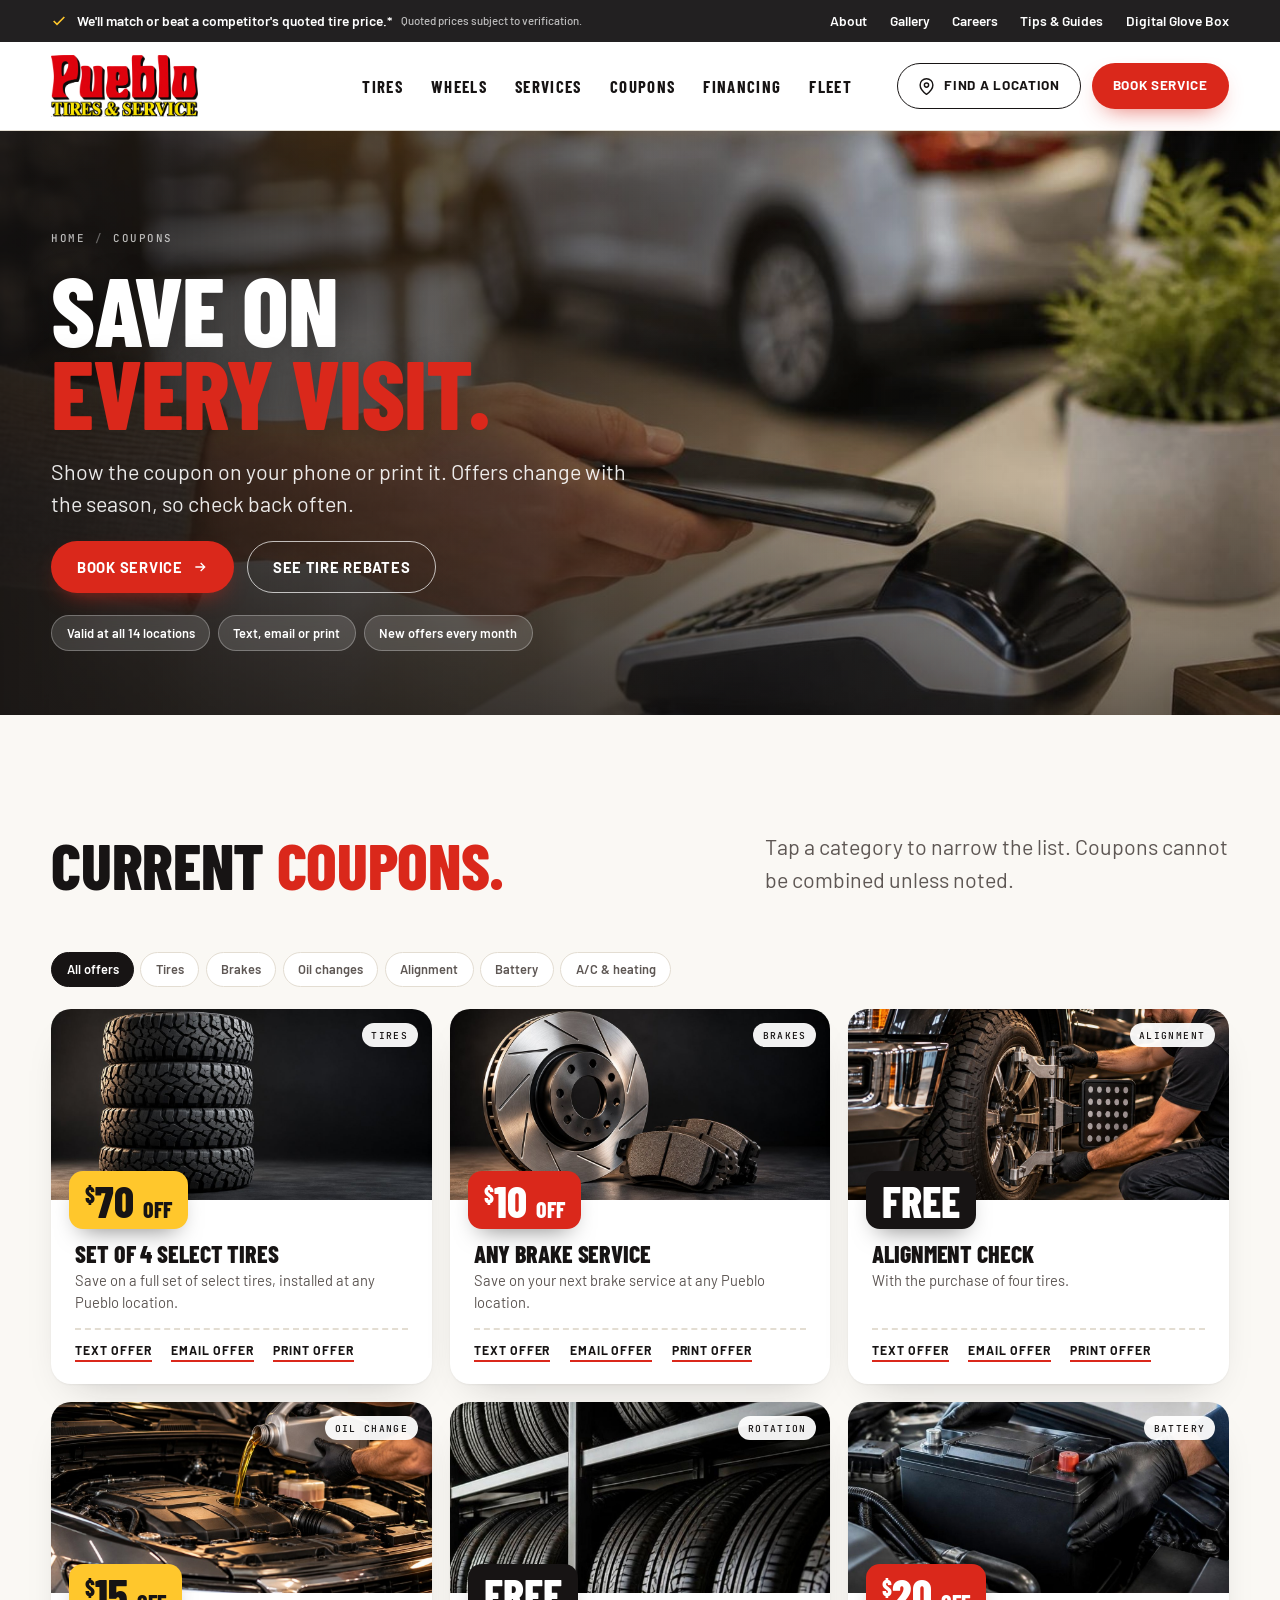
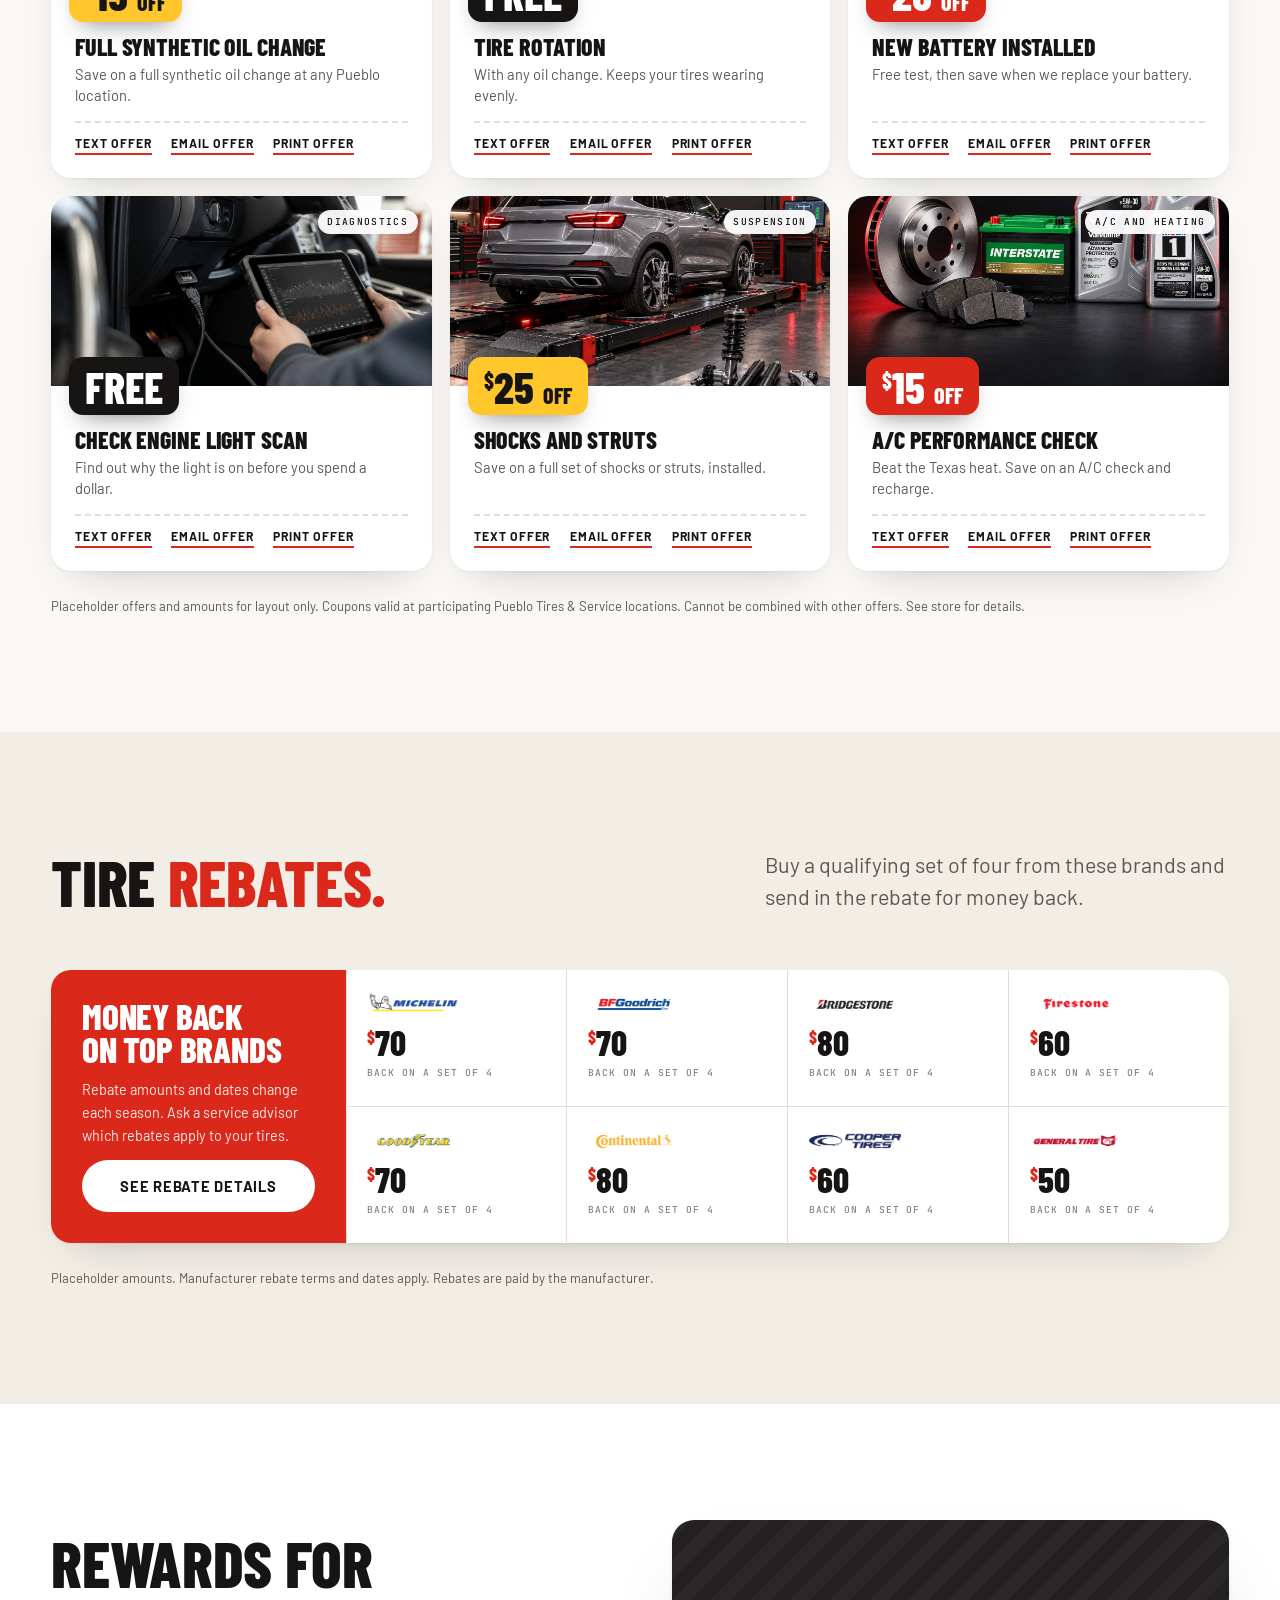
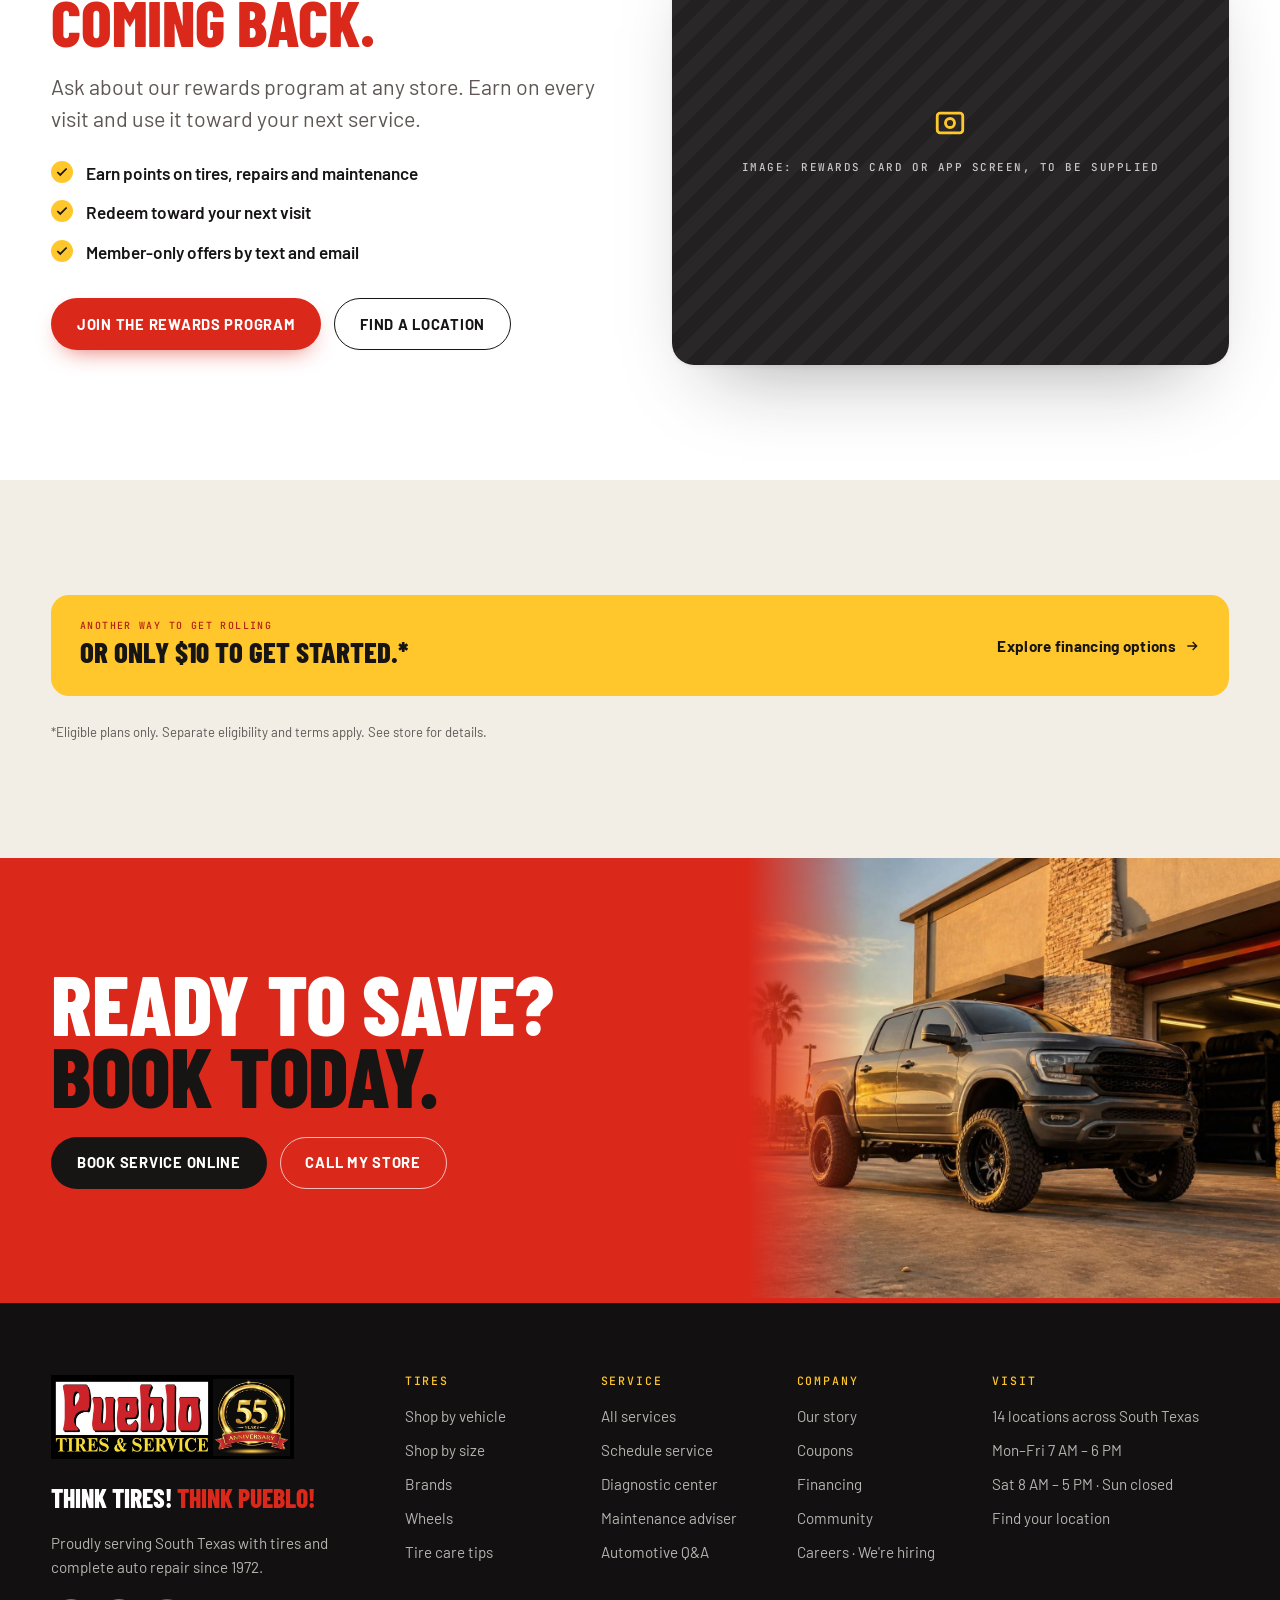
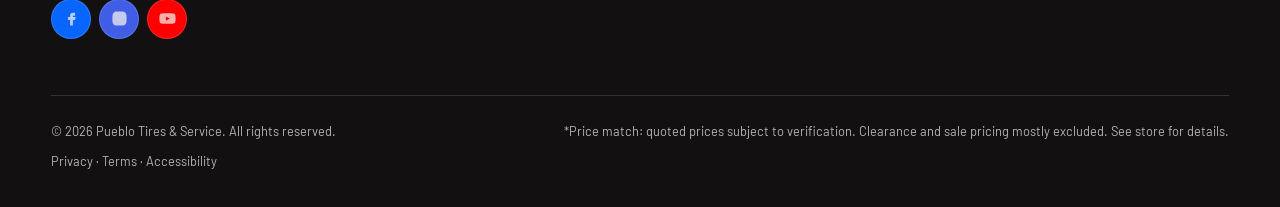
<file: coupons.html>
<!doctype html>
<html lang="en">
<head>
<meta charset="utf-8">
<title>Coupons | Pueblo Tires &amp; Service</title>
<meta name="viewport" content="width=device-width, initial-scale=1">
<meta name="description" content="Pueblo Tires &amp; Service: tires and complete auto repair across South Texas since 1972.">
<link rel="preconnect" href="https://fonts.googleapis.com">
<link rel="preconnect" href="https://fonts.gstatic.com" crossorigin>
<link rel="stylesheet" href="https://fonts.googleapis.com/css2?family=Barlow:wght@400;500;600;700&amp;family=Barlow+Condensed:wght@500;600;700;800&amp;family=JetBrains+Mono:wght@400;500&amp;display=swap">
<link rel="stylesheet" href="css/styles.css">
<link rel="stylesheet" href="css/pages.css">
</head>
<body>
<div class="page">
<div class="util"><div class="wrap">
<p class="promise"><svg viewBox="0 0 24 24" fill="none" stroke="currentColor" stroke-width="2.4"><path d="M20 6L9 17l-5-5"></path></svg><span>We'll match or beat a competitor's quoted tire price.*</span> <small>Quoted prices subject to verification.</small></p>
<div class="right"><a class="hide-sm" href="about.html">About</a><a class="hide-sm" href="#">Gallery</a><a class="hide-sm" href="#">Careers</a><a class="hide-sm" href="#">Tips &amp; Guides</a><a class="hide-sm" href="#">Digital Glove Box</a></div></div></div>
<header class="hdr"><div class="wrap">
<a class="logo" href="index.html"><img class="lg" src="img/logo.png" alt="Pueblo Tires &amp; Service" width="800" height="339"></a>
<nav class="nav"><div class="dd"><a href="#">Tires</a></div><a href="#">Wheels</a><div class="dd"><a href="services.html">Services</a></div><div class="dd"><a href="coupons.html">Coupons</a></div><a href="#">Financing</a><a href="#">Fleet</a></nav>
<div class="hdr-cta"><a class="btn btn-line hide-md loc-btn" href="locations.html"><svg viewBox="0 0 24 24" fill="none" stroke="currentColor" stroke-width="2" aria-hidden="true"><path d="M21 10c0 7-9 13-9 13s-9-6-9-13a9 9 0 0118 0z"></path><circle cx="12" cy="10" r="3"></circle></svg><span>Find a location</span></a><a class="btn btn-red" href="#">Book service</a>
<a class="gb" href="locations.html" aria-label="Find a location"><svg viewBox="0 0 24 24" fill="none" stroke="currentColor" stroke-width="2" aria-hidden="true"><path d="M21 10c0 7-9 13-9 13s-9-6-9-13a9 9 0 0118 0z"></path><circle cx="12" cy="10" r="3"></circle></svg></a><button class="menu-btn"><svg viewBox="0 0 24 24" fill="none" stroke="currentColor" stroke-width="1.8"><path d="M3 7h18M3 12h18M3 17h18"></path></svg></button></div></div></header>
<main>
<section class="ph-hero on-dark"><img class="ph" src="img/service-counter.jpg" alt="" style="object-position:50% 55%">
<div class="wrap"><div class="crumbs"><a href="#">Home</a> <i>/</i> <span>Coupons</span></div><h1><span>Save on</span><span class="r">every visit.</span></h1><p class="lede">Show the coupon on your phone or print it. Offers change with the season, so check back often.</p><div class="ctas"><a class="btn btn-red" href="#"><span>Book service</span> <svg viewBox="0 0 24 24" fill="none" stroke="currentColor" stroke-width="2"><path d="M5 12h14M13 6l6 6-6 6"></path></svg></a><a class="btn btn-ghost" href="#">See tire rebates</a></div><div class="hchips"><span>Valid at all 14 locations</span><span>Text, email or print</span><span>New offers every month</span></div></div></section><section class="sec"><div class="wrap"><div class="shead nt"><h2>Current <em>coupons.</em></h2><p>Tap a category to narrow the list. Coupons cannot be combined unless noted.</p></div>
<div class="regions"><button class="on">All offers</button><button>Tires</button><button>Brakes</button><button>Oil changes</button><button>Alignment</button><button>Battery</button><button>A/C &amp; heating</button></div>
<div class="coupons"><article class="cp y"><div class="pic"><div class="clip"><img class="ph" src="img/coupon-tires.jpg" alt="" style="object-position:50% 50%"></div><span class="code">Tires</span><div class="stamp"><b><sup>$</sup>70 <span>off</span></b></div></div><div class="body"><div><h3>Set of 4 select tires</h3><p>Save on a full set of select tires, installed at any Pueblo location.</p></div><div class="acts"><a href="#">Text offer</a><a href="#">Email offer</a><a href="#">Print offer</a></div></div></article><article class="cp "><div class="pic"><div class="clip"><img class="ph" src="img/coupon-brakes.jpg" alt="" style="object-position:50% 50%"></div><span class="code">Brakes</span><div class="stamp"><b><sup>$</sup>10 <span>off</span></b></div></div><div class="body"><div><h3>Any brake service</h3><p>Save on your next brake service at any Pueblo location.</p></div><div class="acts"><a href="#">Text offer</a><a href="#">Email offer</a><a href="#">Print offer</a></div></div></article><article class="cp k"><div class="pic"><div class="clip"><img class="ph" src="img/coupon-alignment.jpg" alt="" style="object-position:50% 50%"></div><span class="code">Alignment</span><div class="stamp"><b>Free</b></div></div><div class="body"><div><h3>Alignment check</h3><p>With the purchase of four tires.</p></div><div class="acts"><a href="#">Text offer</a><a href="#">Email offer</a><a href="#">Print offer</a></div></div></article><article class="cp y"><div class="pic"><div class="clip"><img class="ph" src="img/oil-change.jpg" alt="" style="object-position:50% 40%"></div><span class="code">Oil change</span><div class="stamp"><b><sup>$</sup>15 <span>off</span></b></div></div><div class="body"><div><h3>Full synthetic oil change</h3><p>Save on a full synthetic oil change at any Pueblo location.</p></div><div class="acts"><a href="#">Text offer</a><a href="#">Email offer</a><a href="#">Print offer</a></div></div></article><article class="cp k"><div class="pic"><div class="clip"><img class="ph" src="img/tire-wall.jpg" alt="" style="object-position:50% 50%"></div><span class="code">Rotation</span><div class="stamp"><b>Free</b></div></div><div class="body"><div><h3>Tire rotation</h3><p>With any oil change. Keeps your tires wearing evenly.</p></div><div class="acts"><a href="#">Text offer</a><a href="#">Email offer</a><a href="#">Print offer</a></div></div></article><article class="cp "><div class="pic"><div class="clip"><img class="ph" src="img/battery.jpg" alt="" style="object-position:50% 50%"></div><span class="code">Battery</span><div class="stamp"><b><sup>$</sup>20 <span>off</span></b></div></div><div class="body"><div><h3>New battery installed</h3><p>Free test, then save when we replace your battery.</p></div><div class="acts"><a href="#">Text offer</a><a href="#">Email offer</a><a href="#">Print offer</a></div></div></article><article class="cp k"><div class="pic"><div class="clip"><img class="ph" src="img/diagnostics.jpg" alt="" style="object-position:50% 50%"></div><span class="code">Diagnostics</span><div class="stamp"><b>Free</b></div></div><div class="body"><div><h3>Check engine light scan</h3><p>Find out why the light is on before you spend a dollar.</p></div><div class="acts"><a href="#">Text offer</a><a href="#">Email offer</a><a href="#">Print offer</a></div></div></article><article class="cp y"><div class="pic"><div class="clip"><img class="ph" src="img/suspension.jpg" alt="" style="object-position:50% 50%"></div><span class="code">Suspension</span><div class="stamp"><b><sup>$</sup>25 <span>off</span></b></div></div><div class="body"><div><h3>Shocks and struts</h3><p>Save on a full set of shocks or struts, installed.</p></div><div class="acts"><a href="#">Text offer</a><a href="#">Email offer</a><a href="#">Print offer</a></div></div></article><article class="cp "><div class="pic"><div class="clip"><img class="ph" src="img/brake-battery-oil-parts.jpg" alt="" style="object-position:50% 60%"></div><span class="code">A/C and heating</span><div class="stamp"><b><sup>$</sup>15 <span>off</span></b></div></div><div class="body"><div><h3>A/C performance check</h3><p>Beat the Texas heat. Save on an A/C check and recharge.</p></div><div class="acts"><a href="#">Text offer</a><a href="#">Email offer</a><a href="#">Print offer</a></div></div></article></div>
<p class="finefoot">Placeholder offers and amounts for layout only. Coupons valid at participating Pueblo Tires &amp; Service locations. Cannot be combined with other offers. See store for details.</p></div></section><section class="sec sand" id="rebates"><div class="wrap"><div class="shead nt"><h2>Tire <em>rebates.</em></h2><p>Buy a qualifying set of four from these brands and send in the rebate for money back.</p></div>
<div class="rebates"><div class="lead"><h3>Money back on top brands</h3><p>Rebate amounts and dates change each season. Ask a service advisor which rebates apply to your tires.</p><a class="btn btn-white" href="#">See rebate details</a></div><ul><li><img src="img/brand-michelin.png" alt="Michelin"><b><sup>$</sup>70</b><small>Back on a set of 4</small></li><li><img src="img/brand-bfgoodrich.png" alt="BFGoodrich"><b><sup>$</sup>70</b><small>Back on a set of 4</small></li><li><img src="img/brand-bridgestone.png" alt="Bridgestone"><b><sup>$</sup>80</b><small>Back on a set of 4</small></li><li><img src="img/brand-firestone.png" alt="Firestone"><b><sup>$</sup>60</b><small>Back on a set of 4</small></li><li><img src="img/brand-goodyear.png" alt="Goodyear"><b><sup>$</sup>70</b><small>Back on a set of 4</small></li><li><img src="img/brand-continental.png" alt="Continental"><b><sup>$</sup>80</b><small>Back on a set of 4</small></li><li><img src="img/brand-cooper.png" alt="Cooper"><b><sup>$</sup>60</b><small>Back on a set of 4</small></li><li><img src="img/brand-general-tire.png" alt="General Tire"><b><sup>$</sup>50</b><small>Back on a set of 4</small></li></ul></div>
<p class="finefoot">Placeholder amounts. Manufacturer rebate terms and dates apply. Rebates are paid by the manufacturer.</p></div></section><section class="sec white"><div class="wrap"><div class="two">
<div><h2>Rewards for <em>coming back.</em></h2><p class="lead-p">Ask about our rewards program at any store. Earn on every visit and use it toward your next service.</p>
<ul class="checks"><li><svg viewBox="0 0 24 24" fill="none" stroke="currentColor" stroke-width="3"><path d="M20 6L9 17l-5-5"></path></svg><span>Earn points on tires, repairs and maintenance</span></li><li><svg viewBox="0 0 24 24" fill="none" stroke="currentColor" stroke-width="3"><path d="M20 6L9 17l-5-5"></path></svg><span>Redeem toward your next visit</span></li><li><svg viewBox="0 0 24 24" fill="none" stroke="currentColor" stroke-width="3"><path d="M20 6L9 17l-5-5"></path></svg><span>Member-only offers by text and email</span></li></ul>
<div style="display:flex;gap:.8rem;flex-wrap:wrap"><a class="btn btn-red" href="#">Join the rewards program</a><a class="btn btn-line" href="locations.html">Find a location</a></div></div>
<div class="photo-ph" style="aspect-ratio:4/3.2"><div><svg viewBox="0 0 24 24" fill="none" stroke="currentColor" stroke-width="2"><rect x="3" y="5" width="18" height="14" rx="2"/><circle cx="12" cy="12" r="3.2"/></svg><span>Image: rewards card or app screen, to be supplied</span></div></div></div></div></section><section class="sec sand"><div class="wrap"><div class="hook" style="margin:0;padding:1.6rem 1.8rem"><p><span class="k">Another way to get rolling</span><b>Or only $10 to get started.*</b></p><a class="arrow" href="#">Explore financing options <svg viewBox="0 0 24 24" fill="none" stroke="currentColor" stroke-width="2"><path d="M5 12h14M13 6l6 6-6 6"></path></svg></a></div>
<p class="finefoot">*Eligible plans only. Separate eligibility and terms apply. See store for details.</p></div></section><section class="close"><div class="grid"><div class="copy"><h2>Ready to save? <span>Book today.</span></h2>
<div class="acts"><a class="btn btn-ink" href="#">Book service online</a><a class="btn btn-ghost" href="#">Call my store</a></div></div>
<div class="photo"><img class="ph" src="img/shop-truck-sunset.jpg" alt=""></div></div></section>
</main>
<footer class="site"><div class="wrap"><div class="top">
<div class="brand"><img src="img/logo-footer.jpg" alt="Pueblo Tires &amp; Service" width="900" height="311"><p class="slogan">Think tires! <span>Think Pueblo!</span></p><p>Proudly serving South Texas with tires and complete auto repair since 1972.</p><div class="social"><a class="fb" href="#"><svg viewBox="0 0 24 24"><path d="M14 8h3V4h-3c-2.8 0-4 1.7-4 4.2V10H7v4h3v8h4v-8h3l1-4h-4V8.4c0-.3.2-.4.5-.4z"></path></svg></a><a class="ig" href="#"><svg viewBox="0 0 24 24"><path d="M12 7a5 5 0 100 10 5 5 0 000-10zm0 8.2a3.2 3.2 0 110-6.4 3.2 3.2 0 010 6.4zM17.3 5.5a1.2 1.2 0 100 2.4 1.2 1.2 0 000-2.4zM12 2c-2.7 0-3 0-4.1.1C4.4 2.3 2.3 4.4 2.1 7.9 2 9 2 9.3 2 12s0 3 .1 4.1c.2 3.5 2.3 5.6 5.8 5.8 1.1.1 1.4.1 4.1.1s3 0 4.1-.1c3.5-.2 5.6-2.3 5.8-5.8.1-1.1.1-1.4.1-4.1s0-3-.1-4.1c-.2-3.5-2.3-5.6-5.8-5.8C15 2 14.7 2 12 2z"></path></svg></a><a class="yt" href="#"><svg viewBox="0 0 24 24"><path d="M23 7.2a3 3 0 00-2.1-2.1C19 4.6 12 4.6 12 4.6s-7 0-8.9.5A3 3 0 001 7.2 31 31 0 00.5 12 31 31 0 001 16.8a3 3 0 002.1 2.1c1.9.5 8.9.5 8.9.5s7 0 8.9-.5a3 3 0 002.1-2.1 31 31 0 00.5-4.8 31 31 0 00-.5-4.8zM9.7 15V9l5.8 3z"></path></svg></a></div></div>
<div><h4>Tires</h4><ul><li><a href="#">Shop by vehicle</a></li><li><a href="#">Shop by size</a></li><li><a href="#">Brands</a></li><li><a href="#">Wheels</a></li><li><a href="#">Tire care tips</a></li></ul></div>
<div><h4>Service</h4><ul><li><a href="services.html">All services</a></li><li><a href="#book">Schedule service</a></li><li><a href="#">Diagnostic center</a></li><li><a href="#">Maintenance adviser</a></li><li><a href="#">Automotive Q&amp;A</a></li></ul></div>
<div><h4>Company</h4><ul><li><a href="about.html">Our story</a></li><li><a href="coupons.html">Coupons</a></li><li><a href="#">Financing</a></li><li><a href="#">Community</a></li><li><a href="#">Careers · We're hiring</a></li></ul></div>
<div><h4>Visit</h4><ul><li><a href="locations.html">14 locations across South Texas</a></li><li>Mon–Fri 7 AM – 6 PM</li><li>Sat 8 AM – 5 PM · Sun closed</li><li><a href="locations.html">Find your location</a></li></ul></div></div>
<div class="legal"><span>© 2026 Pueblo Tires &amp; Service. All rights reserved.</span><span>*Price match: quoted prices subject to verification. Clearance and sale pricing mostly excluded. See store for details.</span><span>Privacy · Terms · Accessibility</span></div></div></footer>
<nav class="mbar" aria-label="Quick actions">
<a href="index.html#finder"><svg viewBox="0 0 24 24" fill="none" stroke="currentColor" stroke-width="2"><circle cx="12" cy="12" r="9"></circle><circle cx="12" cy="12" r="3"></circle></svg><span>Find Tires</span></a>
<a class="primary" href="#book"><svg viewBox="0 0 24 24" fill="none" stroke="currentColor" stroke-width="2"><rect x="3" y="4" width="18" height="18" rx="2"></rect><path d="M16 2v4M8 2v4M3 10h18"></path></svg><span>Book Service</span></a>
<a href="locations.html"><svg viewBox="0 0 24 24" fill="none" stroke="currentColor" stroke-width="2"><path d="M21 10c0 7-9 13-9 13s-9-6-9-13a9 9 0 0118 0z"></path><circle cx="12" cy="10" r="3"></circle></svg><span>Find a Store</span></a>
</nav>
</div>
</body>
</html>
</file>
<file: css/styles.css>
:root{
  --red:#DA281B;          
  --red-deep:#B41E13;
  --red-tint:#FCECEA;
  --yellow:#FFC72C;       
  --yellow-tint:#FFF6DA;
  --char:#222021;         
  --black:#121010;
  --page:#FAF8F4;         
  --sand:#F2EEE6;
  --sand-2:#E7E1D5;
  --paper:#FFFFFF;
  --ink:#171414;
  --ink-2:#5E5754;
  --ink-3:#8A827E;
  --rule:#E3DDD2;
  --rule-dark:rgba(255,255,255,.14);
  --on-dark:#F7F4EF;
  --on-dark-2:rgba(247,244,239,.72);
  --shadow:0 1px 2px rgba(23,20,20,.05),0 18px 40px -24px rgba(23,20,20,.28);
  --shadow-lg:0 2px 4px rgba(23,20,20,.05),0 40px 80px -40px rgba(23,20,20,.4);

  --f-display:"Barlow Condensed","Arial Narrow","Helvetica Neue",Arial,sans-serif;
  --f-body:"Barlow","Helvetica Neue",Arial,sans-serif;
  --f-mono:"JetBrains Mono",ui-monospace,"SF Mono",Menlo,monospace;

  --gutter:clamp(16px,4vw,56px);
  --max:1360px;
  --radius:18px;
  --s-1:clamp(.72rem,.7rem + .1vw,.78rem);
  --s0:clamp(1rem,.97rem + .15vw,1.075rem);
  --s1:clamp(1.12rem,1.04rem + .38vw,1.36rem);
  --s2:clamp(1.7rem,1.35rem + 1.3vw,2.6rem);
  --s3:clamp(2.4rem,1.6rem + 3vw,4.4rem);
  --s4:clamp(3rem,1.6rem + 5.6vw,7.4rem);
  --ease:cubic-bezier(.2,.7,.2,1);
  color-scheme:light;
}
*,*::before,*::after{box-sizing:border-box}
html{scroll-behavior:smooth;-webkit-text-size-adjust:100%}
body{margin:0;background:var(--page);color:var(--ink);font-family:var(--f-body);font-size:var(--s0);line-height:1.6;-webkit-font-smoothing:antialiased;overflow-x:hidden}
img{max-width:100%;display:block}
a{color:inherit}
button{font:inherit}
h1,h2,h3,h4{font-family:var(--f-display);font-weight:800;line-height:.92;letter-spacing:-.005em;text-transform:uppercase;margin:0;text-wrap:balance}
p{margin:0}
.wrap{max-width:var(--max);margin-inline:auto;padding-inline:var(--gutter)}
:focus-visible{outline:2px solid var(--red);outline-offset:3px}
.num{font-variant-numeric:tabular-nums lining-nums}
[hidden]{display:none!important}
.sr{position:absolute;width:1px;height:1px;overflow:hidden;clip:rect(0 0 0 0);white-space:nowrap}


.tag{font:500 var(--s-1)/1 var(--f-mono);letter-spacing:.16em;text-transform:uppercase;color:var(--red);display:inline-flex;align-items:center;gap:.7rem}
.tag::before{content:"";width:22px;height:2px;background:currentColor}
.on-dark .tag{color:#fff}


.btn{display:inline-flex;align-items:center;justify-content:center;gap:.6rem;min-height:52px;padding:0 1.55rem;border-radius:999px;font:700 .92rem/1 var(--f-body);letter-spacing:.05em;text-transform:uppercase;text-decoration:none;border:1.5px solid transparent;cursor:pointer;transition:background .2s,color .2s,border-color .2s,transform .2s var(--ease),box-shadow .2s}
.btn svg{width:16px;height:16px;flex:none;transition:transform .25s var(--ease)}
.btn:hover svg{transform:translateX(3px)}
.btn-red{background:var(--red);color:#fff;box-shadow:0 10px 24px -12px rgba(218,40,27,.8)}
.btn-red:hover{background:var(--red-deep)}
.btn-ink{background:var(--ink);color:#fff}
.btn-ink:hover{background:var(--red)}
.btn-white{background:#fff;color:var(--ink)}
.btn-white:hover{background:var(--yellow)}
.btn-ghost{border-color:rgba(255,255,255,.7);color:#fff}
.btn-ghost:hover{background:#fff;color:var(--ink)}
.btn-line{border-color:var(--ink);color:var(--ink)}
.btn-line:hover{background:var(--ink);color:#fff}
.btn-yellow{background:var(--yellow);color:var(--ink)}
.btn-yellow:hover{background:var(--ink);color:#fff}
.arrow{font-weight:700;text-decoration:none;display:inline-flex;gap:.5rem;align-items:center;font-size:.95rem;letter-spacing:.02em}
.arrow svg{width:16px;height:16px;transition:transform .25s var(--ease)}
.arrow:hover svg{transform:translateX(4px)}


.concept{background:var(--black);color:rgba(255,255,255,.6);font:500 .66rem/1.3 var(--f-mono);letter-spacing:.14em;text-transform:uppercase;text-align:center;padding:.5rem 1rem}


.util{background:var(--char);color:#fff;font-size:.86rem}
.util .wrap{display:flex;align-items:center;gap:1.5rem;min-height:42px}
.util .promise{display:flex;align-items:center;gap:.6rem;font-weight:600}
.util .promise svg{width:16px;height:16px;flex:none;color:var(--yellow)}
.util .promise small{opacity:.7;font-weight:500}
.util .right{margin-left:auto;display:flex;align-items:center;gap:1.4rem}
.util a{text-decoration:none;font-weight:600}
.util a:hover{color:var(--yellow)}
.lang{display:inline-flex;border:1px solid rgba(255,255,255,.4);border-radius:999px;padding:2px}
.lang button{background:none;border:0;color:#fff;font:700 .7rem/1 var(--f-mono);letter-spacing:.1em;padding:.4rem .62rem;border-radius:999px;cursor:pointer}
.lang button[aria-pressed="true"]{background:var(--red);color:#fff}


.hdr{position:sticky;top:0;z-index:40;background:rgba(255,255,255,.94);backdrop-filter:saturate(1.6) blur(14px);-webkit-backdrop-filter:saturate(1.6) blur(14px);border-bottom:1px solid var(--rule)}
.hdr .wrap{display:flex;align-items:center;gap:2rem;height:88px}
.hdr .logo{display:block;flex:none}
.hdr .logo img{height:60px;width:auto}
.nav{display:flex;gap:.15rem;margin-left:auto;align-items:center}
.nav>a,.dd>a{display:block;text-decoration:none;font:700 1.05rem/1 var(--f-display);letter-spacing:.08em;text-transform:uppercase;padding:.85rem .8rem;color:var(--ink);border-radius:8px}
.nav>a:hover,.dd>a:hover{color:var(--red)}
.dd{position:relative}
.dd-menu{position:absolute;top:100%;left:0;padding-top:.6rem;display:none;min-width:16rem;z-index:5}
.dd-menu::before{content:"";position:absolute;inset:.6rem 0 0;background:#fff;border:1px solid var(--rule);border-radius:14px;box-shadow:var(--shadow-lg)}
.dd:hover .dd-menu,.dd:focus-within .dd-menu{display:grid}
.dd-menu a{position:relative;text-decoration:none;padding:.7rem 1.1rem;font-size:.95rem;color:var(--ink-2)}
.dd-menu a:first-child{margin-top:.5rem}.dd-menu a:last-child{margin-bottom:.5rem}
.dd-menu a:hover{color:var(--red);background:var(--sand)}
.hdr-cta{display:flex;align-items:center;gap:.7rem}
.hdr-cta .btn{min-height:46px;padding:0 1.25rem;font-size:.84rem}
.menu-btn{display:none;background:none;border:0;color:var(--ink);padding:.5rem;cursor:pointer}
.menu-btn svg{width:28px;height:28px}
.drawer{display:none}


footer.site{background:var(--black);color:var(--on-dark-2);font-size:.95rem;border-top:5px solid var(--red)}
footer.site .top{display:grid;grid-template-columns:4fr 2fr 2fr 2fr 3fr;gap:2.4rem;padding-block:4.5rem 3.5rem}
footer.site .brand img{height:84px;width:auto}
footer.site .brand p{margin-top:1.3rem;max-width:32ch}
footer.site .brand .slogan{font:800 1.6rem/1 var(--f-display);text-transform:uppercase;color:#fff;margin-top:1.6rem;max-width:none}
footer.site .brand .slogan span{color:var(--red)}
footer.site h4{margin:0 0 1.1rem;font:500 .72rem/1 var(--f-mono);letter-spacing:.16em;text-transform:uppercase;color:var(--yellow)}
footer.site ul{list-style:none;margin:0;padding:0;display:grid;gap:.6rem}
footer.site a{text-decoration:none}
footer.site a:hover{color:#fff}
footer.site .social{display:flex;flex-wrap:wrap;gap:.5rem;margin-top:1.2rem}
footer.site .social a{width:40px;height:40px;border-radius:50%;display:grid;place-items:center;border:1px solid var(--rule-dark)}
footer.site .social a:hover{background:var(--red);border-color:var(--red)}
footer.site .social a.fb {background:#0866FF}
footer.site .social a.ig {background:#405DE6}
footer.site .social a.tt {background:#FE2C55}
footer.site .social a.yt {background:#FF0000}
footer.site .social a.xt {background:black}
footer.site .social svg{width:17px;height:17px;fill:currentColor}
footer.site .legal{border-top:1px solid var(--rule-dark);padding-block:1.6rem 2.2rem;display:flex;flex-wrap:wrap;gap:.6rem 2rem;justify-content:space-between;font-size:.8rem}


.mbar{display:none}

@media (max-width:1180px){
  .nav,.hdr-cta .hide-md{display:none}
  .menu-btn{display:block}
  .hdr-cta{margin-left:auto}
  .drawer{position:fixed;inset:0;background:#fff;color:var(--ink);z-index:60;padding:16px var(--gutter) 28px;flex-direction:column;gap:1.4rem;overflow-y:auto}
  .drawer.open{display:flex}
  .drawer .bar{display:flex;justify-content:space-between;align-items:center;min-height:64px}
  .drawer .bar img{height:50px;width:auto}
  .drawer nav{display:grid;gap:.2rem}
  .drawer nav a{font:800 2.1rem/1.15 var(--f-display);text-transform:uppercase;text-decoration:none;padding:.3rem 0;border-bottom:1px solid var(--rule)}
  .drawer .acts{display:grid;gap:.7rem;margin-top:auto}
  footer.site .top{grid-template-columns:1fr 1fr 1fr}
  footer.site .brand{grid-column:1/-1}
}
@media (max-width:760px){
  .util .promise small,.util .hide-sm{display:none}
  .util .wrap{gap:.8rem;font-size:.8rem}
  .hdr .wrap{height:72px;gap:1rem}
  .hdr .logo img{height:48px}
  .hdr-cta .btn{display:none}
  footer.site .top{grid-template-columns:1fr 1fr;gap:2rem}
  footer.site{padding-bottom:80px}
  .mbar{display:grid;grid-template-columns:repeat(3,1fr);position:fixed;left:0;right:0;bottom:0;z-index:50;background:rgba(255,255,255,.96);backdrop-filter:blur(12px);-webkit-backdrop-filter:blur(12px);border-top:1px solid var(--rule);padding:8px 10px calc(8px + env(safe-area-inset-bottom));gap:8px;box-shadow:0 -10px 30px -20px rgba(0,0,0,.4)}
  .mbar a{display:grid;justify-items:center;gap:3px;text-decoration:none;font:700 .72rem/1 var(--f-body);letter-spacing:.06em;text-transform:uppercase;padding:9px 4px;border-radius:12px;color:var(--ink)}
  .mbar a svg{width:20px;height:20px}
  .mbar a.primary{background:var(--red);color:#fff}
}
@media (prefers-reduced-motion:reduce){*{animation:none!important;transition:none!important;scroll-behavior:auto!important}}
.ph{display:block;width:100%;height:100%;object-fit:cover}


.h-hero{position:relative;isolation:isolate;overflow:hidden;background:var(--char);color:#fff}
.h-hero>.ph{position:absolute;inset:0;z-index:-2;object-position:60% 50%;animation:settle 2.6s var(--ease) both}
@keyframes settle{from{transform:scale(1.06)}to{transform:scale(1)}}
.h-hero::before{content:"";position:absolute;inset:0;z-index:-1;background:linear-gradient(90deg,rgba(18,16,16,.82) 0%,rgba(18,16,16,.55) 38%,rgba(18,16,16,.05) 68%),linear-gradient(0deg,rgba(18,16,16,.55) 0%,rgba(18,16,16,0) 40%)}
.h-hero .wrap{display:grid;grid-template-columns:minmax(0,1.15fr) minmax(0,.85fr);gap:clamp(32px,5vw,80px);align-items:end;padding-block:clamp(88px,10vw,150px) clamp(48px,5vw,72px);min-height:min(86vh,820px)}
.h-hero .copy{display:grid;gap:1.6rem;align-content:end}
.h-hero h1{font-size:var(--s4);line-height:.86;letter-spacing:-.01em;text-shadow:0 2px 30px rgba(0,0,0,.25)}
.h-hero h1 .r{color:var(--red);display:block}
.h-hero .lede{max-width:44ch;font-size:var(--s1);line-height:1.45;color:rgba(255,255,255,.9)}
.h-hero .lede b{color:#fff;font-weight:700}
.h-hero .ctas{display:flex;flex-wrap:wrap;gap:.8rem}
.h-hero .tag{color:#fff}
.h-hero .tag::before{background:var(--red)}


.seal{position:absolute;right:var(--gutter);top:clamp(24px,3.5vw,48px);width:clamp(104px,9vw,140px);aspect-ratio:1;z-index:1}
.seal svg{width:100%;height:100%;animation:spin 40s linear infinite}
@keyframes spin{to{transform:rotate(360deg)}}
.seal .core{position:absolute;inset:22%;border-radius:50%;background:var(--red);display:grid;place-items:center;text-align:center;color:#fff;box-shadow:0 10px 30px -8px rgba(0,0,0,.5)}
.seal .core b{font:800 clamp(1.7rem,2.3vw,2.3rem)/.8 var(--f-display);display:block}
.seal .core small{font:600 .52rem/1 var(--f-mono);letter-spacing:.14em;text-transform:uppercase;display:block;margin-top:.3rem}


.finder{background:#fff;color:var(--ink);border-radius:22px;padding:clamp(20px,2.2vw,30px);display:grid;gap:1.05rem;box-shadow:0 40px 80px -30px rgba(0,0,0,.55)}
.finder h2{font-size:clamp(1.6rem,1.2rem + 1vw,2.2rem);line-height:.95}
.finder h2 span{color:var(--red)}
.tabs{display:grid;grid-template-columns:1fr 1fr;background:var(--sand);border-radius:999px;padding:4px}
.tabs button{background:none;border:0;color:var(--ink-2);font:700 .78rem/1 var(--f-body);letter-spacing:.06em;text-transform:uppercase;padding:.8rem .5rem;border-radius:999px;cursor:pointer}
.tabs button[aria-selected="true"]{background:var(--ink);color:#fff}
.fgrid{display:grid;grid-template-columns:1fr 1fr;gap:.6rem}
.fgrid.three{grid-template-columns:1fr 1fr 1fr}
.sel{display:grid;gap:.35rem;min-width:0}
.sel span{font:500 .62rem/1 var(--f-mono);letter-spacing:.14em;text-transform:uppercase;color:var(--ink-3)}
.sel select,.sel input{appearance:none;-webkit-appearance:none;width:100%;min-width:0;height:50px;border-radius:12px;border:1.5px solid var(--rule);background:#fff url("data:image/svg+xml,%3Csvg xmlns='http://www.w3.org/2000/svg' viewBox='0 0 12 8'%3E%3Cpath d='M1 1l5 5 5-5' fill='none' stroke='%23171414' stroke-opacity='.6' stroke-width='1.6'/%3E%3C/svg%3E") right 14px center/11px no-repeat;color:var(--ink);font:500 1rem var(--f-body);padding:0 34px 0 14px}
.sel input{background-image:none;padding-right:14px}
.sel select:focus,.sel input:focus{outline:none;border-color:var(--red)}
.sel select:disabled{opacity:.5;background-color:var(--sand)}
.finder .go{width:100%}
.finder .note{font-size:.84rem;color:var(--ink-2);display:flex;gap:.5rem;align-items:flex-start}
.finder .note svg{width:16px;height:16px;flex:none;margin-top:.15rem;color:var(--red)}
.finder .out{border-left:3px solid var(--red);padding:.55rem .9rem;font-size:.9rem;background:var(--red-tint);border-radius:0 8px 8px 0}
.sizehint{font:500 .78rem/1.4 var(--f-mono);color:var(--ink-2)}
.sizehint b{color:var(--ink)}


.proof{background:#fff;border-bottom:1px solid var(--rule)}
.proof dl{margin:0;display:grid;grid-template-columns:repeat(5,1fr)}
.proof dl>div{padding:1.8rem 1.4rem;border-left:1px solid var(--rule);display:grid;gap:.45rem;align-content:start;min-width:0}
.proof dl>div:first-child{border-left:0;padding-left:0}
.proof dd{order:1;margin:0;font:800 clamp(2rem,1.5rem + 1.6vw,3.1rem)/.9 var(--f-display);text-transform:uppercase;color:var(--ink)}
.proof dd small{font-size:.5em;color:var(--red);margin-left:.15em;vertical-align:.55em}
.proof dt{order:2;font:500 .68rem/1.45 var(--f-mono);letter-spacing:.12em;text-transform:uppercase;color:var(--ink-2)}


.brands{background:#fff;padding-block:1.8rem;overflow:hidden;position:relative;border-bottom:1px solid var(--rule)}
.brands::before,.brands::after{content:"";position:absolute;top:0;bottom:0;width:120px;z-index:1;pointer-events:none}
.brands::before{left:0;background:linear-gradient(90deg,#fff,rgba(255,255,255,0))}
.brands::after{right:0;background:linear-gradient(-90deg,#fff,rgba(255,255,255,0))}
.brands .row{display:flex;align-items:center;gap:1.2rem 3rem}
.brands .label{flex:none;font:500 .68rem/1.4 var(--f-mono);letter-spacing:.16em;text-transform:uppercase;color:var(--ink-2);padding-left:var(--gutter);position:relative;z-index:2;background:#fff;padding-right:1.5rem}
.marquee{display:flex;gap:3.6rem;width:max-content;animation:roll 40s linear infinite;align-items:center}
.brands:hover .marquee{animation-play-state:paused}
@keyframes roll{to{transform:translateX(-50%)}}
.marquee img{height:40px;width:auto;transition:filter .3s,opacity .3s}
.marquee img:hover{filter:none;opacity:.75}


.sec{padding-block:clamp(80px,9vw,140px)}
.white{background:#fff}
.sand{background:var(--sand)}
.shead{display:grid;grid-template-columns:minmax(0,7fr) minmax(0,5fr);gap:1rem 4rem;align-items:end;margin-bottom:clamp(36px,4.5vw,64px)}
.shead .tag{grid-column:1;grid-row:1}
.shead h2{grid-column:1;grid-row:2;font-size:var(--s3)}
.shead h2 em{font-style:normal;color:var(--red)}
.shead p{grid-column:2;grid-row:1/3;align-self:end;font-size:var(--s1);line-height:1.5;color:var(--ink-2);max-width:44ch}


.svc{display:grid;grid-template-columns:repeat(3,1fr);grid-auto-rows:300px;gap:14px}
.card{position:relative;display:flex;flex-direction:column;justify-content:flex-end;border-radius:var(--radius);overflow:hidden;text-decoration:none;color:#fff;isolation:isolate;background:var(--char);box-shadow:var(--shadow)}
.card>.ph{position:absolute;inset:0;z-index:-2;transition:transform 1.1s var(--ease)}
.card::before{content:"";position:absolute;inset:0;z-index:-1;background:linear-gradient(0deg,rgba(18,16,16,.88) 0%,rgba(18,16,16,.35) 42%,rgba(18,16,16,0) 70%)}
.card:hover>.ph{transform:scale(1.06)}
.card .in{padding:clamp(18px,1.8vw,26px);display:grid;gap:.4rem}
.card .k{font:500 .62rem/1 var(--f-mono);letter-spacing:.16em;text-transform:uppercase;color:rgba(255,255,255,.8)}
.card h3{font-size:clamp(1.6rem,1.2rem + 1vw,2.3rem)}
.card p{color:rgba(255,255,255,.86);max-width:42ch;font-size:.95rem;line-height:1.45}
.card .go{position:absolute;top:16px;right:16px;width:42px;height:42px;border-radius:50%;background:rgba(255,255,255,.92);color:var(--ink);display:grid;place-items:center;transition:background .25s,color .25s,transform .25s var(--ease)}
.card .go svg{width:17px;height:17px}
.card:hover .go{background:var(--red);color:#fff;transform:rotate(-45deg)}
.c-big{grid-column:span 2;grid-row:span 2}
.c-wide{grid-column:span 2}
.svc-more{margin-top:14px;background:#fff;border:1px solid var(--rule);border-radius:var(--radius);padding:clamp(20px,2.2vw,30px);display:flex;align-items:center;justify-content:space-between;gap:1.5rem 2.5rem;flex-wrap:wrap}
.svc-more .lab{font:800 1.5rem/1 var(--f-display);text-transform:uppercase}
.svc-more .lab span{display:block;font:500 .64rem/1.4 var(--f-mono);letter-spacing:.14em;color:var(--ink-3);margin-top:.4rem}
.svc-more ul{list-style:none;margin:0;padding:0;display:flex;flex-wrap:wrap;gap:.45rem;flex:1}
.svc-more li{font:600 .82rem/1 var(--f-body);padding:.7rem .95rem;border-radius:999px;background:var(--sand);color:var(--ink)}


.story .grid{display:grid;grid-template-columns:minmax(0,7fr) minmax(0,5fr);gap:clamp(32px,5vw,88px);align-items:center}
.story .pics{position:relative;padding-bottom:clamp(40px,6vw,90px)}
.story .pics .main{border-radius:22px;overflow:hidden;aspect-ratio:16/10.5;box-shadow:var(--shadow-lg)}
.story .pics .inset{position:absolute;right:clamp(-40px,-2vw,-12px);bottom:0;width:44%;aspect-ratio:4/3;border-radius:18px;overflow:hidden;border:6px solid #fff;box-shadow:var(--shadow-lg)}
.story .pics .badge{position:absolute;left:24px;top:24px;background:#fff;border-radius:14px;padding:.9rem 1.1rem;box-shadow:var(--shadow);display:grid;gap:.15rem}
.story .pics .badge b{font:800 2rem/1 var(--f-display);color:var(--red)}
.story .pics .badge span{font:500 .62rem/1.3 var(--f-mono);letter-spacing:.12em;text-transform:uppercase;color:var(--ink-2)}
.story h2{font-size:var(--s3);margin-block:1.1rem 1.3rem}
.story h2 em{font-style:normal;color:var(--red)}
.story .body{color:var(--ink-2);display:grid;gap:1rem;max-width:52ch}
.checks{list-style:none;margin:1.6rem 0 2rem;padding:0;display:grid;gap:.75rem}
.checks li{display:flex;gap:.8rem;align-items:flex-start;font-weight:600}
.checks li svg{flex:none;width:22px;height:22px;padding:4px;border-radius:50%;background:var(--red);color:#fff;margin-top:.05rem}


.shz{background:var(--yellow);color:var(--ink);position:relative;overflow:hidden}
.shz .grid{display:grid;grid-template-columns:minmax(0,6fr) minmax(0,6fr);align-items:stretch;min-height:620px}
.shz .copy{padding:clamp(64px,8vw,120px) clamp(24px,4vw,64px) clamp(64px,8vw,120px) max(var(--gutter),calc((100vw - var(--max))/2 + var(--gutter)));display:grid;gap:1.3rem;align-content:center}
.shz .tag{color:var(--ink)}
.shz .word{font:800 clamp(3.4rem,1.2rem + 6.4vw,8.2rem)/.8 var(--f-display);text-transform:uppercase;letter-spacing:-.02em}
.shz .word span{color:var(--red)}
.shz .acro{display:flex;flex-wrap:wrap;gap:.25rem .8rem;font:700 clamp(1rem,.9rem + .5vw,1.4rem)/1.2 var(--f-display);text-transform:uppercase}
.shz .acro b{color:var(--red);font-weight:800}
.perks{display:grid;grid-template-columns:1fr 1fr;gap:10px;margin-top:.6rem}
.perk{background:rgba(255,255,255,.72);border-radius:14px;padding:1rem 1.1rem;display:grid;gap:.2rem}
.perk b{font:800 1.7rem/1 var(--f-display);text-transform:uppercase;color:var(--red)}
.perk span{font-weight:600;font-size:.92rem}
.shz small{font-size:.82rem;color:rgba(23,20,20,.72)}
.shz .photo{position:relative}
.shz .photo .ph{position:absolute;inset:0}
.shz .photo::after{content:"";position:absolute;inset:0;background:linear-gradient(90deg,var(--yellow) 0%,rgba(255,199,44,0) 18%)}


.war{position:relative;isolation:isolate;overflow:hidden;color:#fff}
.war>.ph{position:absolute;inset:0;z-index:-2;object-position:50% 55%}
.war::before{content:"";position:absolute;inset:0;z-index:-1;background:linear-gradient(90deg,rgba(18,16,16,.86) 0%,rgba(18,16,16,.6) 45%,rgba(18,16,16,.1) 80%)}
.war .grid{display:grid;grid-template-columns:minmax(0,6fr) minmax(0,6fr);gap:clamp(32px,5vw,96px);align-items:center}
.war .big{font:800 clamp(5rem,3rem + 8vw,11.5rem)/.78 var(--f-display);letter-spacing:-.03em;margin:1.1rem 0 1.3rem;display:flex;align-items:flex-end;gap:.15em;color:#fff}
.war .big small{font-size:.24em;line-height:1;letter-spacing:.06em;text-transform:uppercase;color:rgba(255,255,255,.85);padding-bottom:.35em;display:grid;gap:.2em}
.war .big small b{color:var(--yellow);font-weight:800}
.war .big small span{color:#fff}
.war h2{font-size:var(--s2)}
.war p{color:rgba(255,255,255,.88);max-width:48ch;margin-top:1rem}
.cov{background:rgba(255,255,255,.96);color:var(--ink);border-radius:22px;padding:clamp(22px,2.4vw,34px);box-shadow:var(--shadow-lg)}
.cov h3{font-size:1.6rem;margin-bottom:1rem}
.cov ul{list-style:none;margin:0;padding:0;display:grid;grid-template-columns:1fr 1fr;gap:0 1.6rem}
.cov li{display:flex;gap:.65rem;align-items:center;padding:.72rem 0;border-bottom:1px solid var(--rule);font-size:.95rem;font-weight:600}
.cov li svg{width:16px;height:16px;flex:none;color:var(--red)}
.cov .fine{margin-top:1.1rem;font-size:.8rem;color:var(--ink-2)}


.coupons{display:grid;grid-template-columns:repeat(3,1fr);gap:18px}
.cp{position:relative;background:#fff;border-radius:20px;display:grid;grid-template-rows:auto 1fr;box-shadow:var(--shadow);transition:transform .35s var(--ease),box-shadow .35s}
.cp:hover{transform:translateY(-5px);box-shadow:var(--shadow-lg)}
.cp .pic{aspect-ratio:16/8;position:relative}
.cp .pic .clip{position:absolute;inset:0;overflow:hidden;border-radius:20px 20px 0 0}
.cp .pic .ph{transition:transform 1s var(--ease)}
.cp:hover .pic .ph{transform:scale(1.05)}
.cp .stamp{position:absolute;left:18px;bottom:0;transform:translateY(50%);background:var(--red);color:#fff;border-radius:14px;padding:.7rem 1rem .6rem;box-shadow:0 12px 24px -12px rgba(0,0,0,.5);z-index:1}
.cp .stamp b{display:block;font:800 clamp(2.1rem,1.7rem + 1.3vw,2.9rem)/.85 var(--f-display);text-transform:uppercase}
.cp .stamp b sup{font-size:.5em;vertical-align:.7em}
.cp .stamp b span{font-size:.5em}
.cp.y .stamp{background:var(--yellow);color:var(--ink)}
.cp.k .stamp{background:var(--ink)}
.cp .code{position:absolute;top:14px;right:14px;font:500 .6rem/1 var(--f-mono);letter-spacing:.14em;text-transform:uppercase;background:rgba(255,255,255,.94);color:var(--ink);padding:.45rem .6rem;border-radius:999px;z-index:1}
.cp .body{padding:2.7rem 1.5rem 1.4rem;display:grid;gap:.9rem;align-content:space-between}
.cp h3{font-size:1.5rem;margin-bottom:.35rem}
.cp .body p{color:var(--ink-2);font-size:.92rem;line-height:1.45}
.cp .acts{display:flex;gap:1.2rem;flex-wrap:wrap;padding-top:.9rem;border-top:2px dashed var(--rule)}
.cp .acts a{font:700 .76rem/1 var(--f-body);letter-spacing:.08em;text-transform:uppercase;text-decoration:none;color:var(--ink);border-bottom:2px solid var(--red);padding-bottom:4px}
.rebates{margin-top:18px;background:#fff;border-radius:20px;display:grid;grid-template-columns:minmax(0,3fr) minmax(0,9fr);overflow:hidden;box-shadow:var(--shadow)}
.rebates .lead{background:var(--red);color:#fff;padding:clamp(22px,2.4vw,32px);display:grid;gap:.8rem;align-content:space-between}
.rebates .lead h3{font-size:clamp(1.9rem,1.4rem + 1vw,2.6rem)}
.rebates .lead p{font-size:.9rem;color:rgba(255,255,255,.9)}
.rebates ul{list-style:none;margin:0;padding:0;display:grid;grid-template-columns:repeat(4,1fr)}
.rebates li{padding:1.2rem 1.3rem;border-left:1px solid var(--rule);border-bottom:1px solid var(--rule);display:grid;gap:.5rem;align-content:start}
.rebates li:nth-child(n+5){border-bottom:0}
.rebates li img{height:30px;width:auto;max-width:100%;object-fit:contain;object-position:left center}
.rebates li b{font:800 2.2rem/.9 var(--f-display);color:var(--ink)}
.rebates li b sup{font-size:.5em;vertical-align:.7em;color:var(--red)}
.rebates li small{font:500 .6rem/1.3 var(--f-mono);letter-spacing:.1em;text-transform:uppercase;color:var(--ink-3)}
.sav-foot{display:flex;flex-wrap:wrap;gap:1rem 2rem;align-items:center;justify-content:space-between;margin-top:2.2rem;color:var(--ink-2);font-size:.95rem}


.wt .grid{display:grid;grid-template-columns:minmax(0,5fr) minmax(0,7fr);gap:14px}
.wt .lead{background:var(--char);color:#fff;border-radius:var(--radius);padding:clamp(28px,3vw,44px);display:grid;gap:1.1rem;align-content:end;position:relative;overflow:hidden;isolation:isolate;min-height:540px}
.wt .lead .ph{position:absolute;inset:0;z-index:-2;opacity:.6}
.wt .lead::before{content:"";position:absolute;inset:0;z-index:-1;background:linear-gradient(0deg,rgba(18,16,16,.95) 15%,rgba(18,16,16,.2) 75%)}
.wt .lead .tag{color:#fff}
.wt .lead h2{font-size:var(--s3)}
.wt .lead p{color:rgba(255,255,255,.86);max-width:40ch}
.wt .tiles{display:grid;grid-template-columns:1fr 1fr;grid-template-rows:1fr 1fr;gap:14px}
.wt .tiles .card:first-child{grid-row:span 2}


.fin .grid{display:grid;grid-template-columns:minmax(0,5fr) minmax(0,7fr);gap:clamp(32px,5vw,88px);align-items:center}
.fin .pic{position:relative;border-radius:22px;overflow:hidden;aspect-ratio:4/4.6;box-shadow:var(--shadow-lg)}
.fin .pic .chip{position:absolute;left:20px;bottom:20px;right:20px;background:rgba(255,255,255,.95);border-radius:14px;padding:1rem 1.1rem;display:flex;flex-wrap:wrap;gap:.45rem;align-items:center}
.fin .pic .chip span{font:500 .64rem/1 var(--f-mono);letter-spacing:.1em;text-transform:uppercase;border:1px solid var(--rule);border-radius:999px;padding:.5rem .65rem;color:var(--ink)}
.fin .pic .chip b{font:800 1.05rem/1 var(--f-display);text-transform:uppercase;margin-right:.3rem}
.fin h2{font-size:var(--s3);margin-block:1.1rem 1.2rem}
.fin h2 em{font-style:normal;color:var(--red)}
.fin .intro{color:var(--ink-2);font-size:var(--s1);line-height:1.5;max-width:46ch;margin-bottom:1.8rem}
.plans{display:grid;grid-template-columns:1fr 1fr;gap:12px}
.plan{background:#fff;border:1px solid var(--rule);border-radius:18px;padding:1.4rem 1.5rem;display:grid;gap:.6rem;align-content:start;text-decoration:none;transition:border-color .25s,transform .3s var(--ease),box-shadow .3s}
.plan:hover{border-color:var(--ink);transform:translateY(-3px);box-shadow:var(--shadow)}
.plan .k{font:500 .62rem/1 var(--f-mono);letter-spacing:.14em;text-transform:uppercase;color:var(--red)}
.plan h3{font-size:1.8rem}
.plan p{color:var(--ink-2);font-size:.93rem;line-height:1.45}
.plan.card-plan{grid-column:1/-1;background:var(--ink);color:#fff;border-color:var(--ink);grid-template-columns:minmax(0,1fr) auto;align-items:center;gap:1.4rem}
.plan.card-plan p{color:rgba(255,255,255,.8)}
.plan.card-plan .k{color:var(--yellow)}
.cc{width:180px;aspect-ratio:1.586;display:flex;flex-direction:column;justify-content:space-between;box-shadow:0 20px 30px -16px rgba(0,0,0,.7);transform:rotate(-5deg)}
.cc img{height:30px;width:auto;align-self:flex-start;border-radius:3px}
.cc i{font:500 .56rem/1 var(--f-mono);letter-spacing:.2em;color:rgba(255,255,255,.85);font-style:normal}
.cc .chipx{width:28px;height:21px;border-radius:4px;background:linear-gradient(135deg,#f3d27a,#b48a2c)}


.loc .grid{display:grid;grid-template-columns:minmax(0,5fr) minmax(0,7fr);gap:clamp(24px,4vw,56px);align-items:stretch}
.mapcard{background:var(--char);border-radius:22px;position:relative;overflow:hidden;min-height:580px;display:grid;box-shadow:var(--shadow-lg)}
.mapcard svg{width:100%;height:100%}
.mapcard .legend{position:absolute;left:22px;top:20px;font:500 .64rem/1.5 var(--f-mono);letter-spacing:.12em;text-transform:uppercase;color:var(--on-dark-2)}
.mapcard .legend b{color:#fff;font-weight:500}
.pin{cursor:pointer}
.pin circle.dot{fill:var(--red);stroke:#fff;stroke-width:2}
.pin circle.halo{fill:var(--red);opacity:.22}
.pin.on circle.dot{fill:var(--yellow)}
.pin.on circle.halo{fill:var(--yellow);opacity:.35}
.pin text{font:600 13px var(--f-body);fill:rgba(255,255,255,.9)}
.finderbar{display:flex;gap:.6rem;margin-bottom:1rem}
.finderbar input{flex:1 1 auto;min-width:0;height:54px;border-radius:999px;border:1.5px solid var(--rule);background:#fff;padding:0 1.3rem;font:500 1rem var(--f-body);color:var(--ink)}
.finderbar input:focus{outline:none;border-color:var(--ink)}
.chiprow{display:flex;flex-wrap:wrap;gap:.4rem;margin-bottom:1.2rem}
.chiprow button{font:600 .8rem/1 var(--f-body);background:#fff;border:1px solid var(--rule);color:var(--ink-2);padding:.62rem .9rem;border-radius:999px;cursor:pointer}
.chiprow button[aria-pressed="true"]{background:var(--ink);border-color:var(--ink);color:#fff}
.stores{list-style:none;margin:0;padding:0 4px 0 0;display:grid;grid-template-columns:1fr 1fr;gap:10px;max-height:470px;overflow:auto;scrollbar-width:thin}
.store{background:#fff;border:1.5px solid var(--rule);border-radius:16px;padding:1.05rem 1.2rem;display:grid;gap:.3rem;cursor:pointer;transition:border-color .2s,box-shadow .2s}
.store:hover,.store.on{border-color:var(--ink);box-shadow:var(--shadow)}
.store h3{font-size:1.45rem;display:flex;justify-content:space-between;gap:.6rem;align-items:baseline}
.store h3 small{font:500 .58rem/1 var(--f-mono);letter-spacing:.12em;color:var(--red);white-space:nowrap}
.store .addr{color:var(--ink-2);font-size:.92rem;line-height:1.4}
.store .row{display:flex;gap:1rem;flex-wrap:wrap;margin-top:.3rem;font-weight:700;font-size:.85rem}
.store .row a{text-decoration:none;border-bottom:2px solid var(--red);padding-bottom:2px}
.store .open{font:500 .62rem/1.3 var(--f-mono);letter-spacing:.08em;text-transform:uppercase;color:#2f7d32}
.hours{margin-top:1.2rem;display:flex;flex-wrap:wrap;gap:.5rem 1.6rem;font:500 .72rem/1.4 var(--f-mono);letter-spacing:.06em;text-transform:uppercase;color:var(--ink-2)}
.hours b{color:var(--ink);font-weight:500}


.rev .quotes{display:grid;grid-template-columns:repeat(3,1fr);gap:18px}
.q{margin:0;background:#fff;border-radius:20px;padding:2rem 1.8rem 1.6rem;display:grid;gap:1.4rem;align-content:space-between;box-shadow:var(--shadow);border-top:4px solid var(--red)}
.q blockquote{margin:0;font:500 clamp(1.15rem,1rem + .45vw,1.38rem)/1.4 var(--f-body);color:var(--ink)}
.q blockquote::before{content:none}
.q figcaption{display:flex;gap:.8rem;align-items:center;padding-top:1rem;border-top:1px solid var(--rule)}
.q .av{width:42px;height:42px;border-radius:50%;background:var(--sand);display:grid;place-items:center;font:800 1.1rem/1 var(--f-display);color:var(--red);flex:none}
.q figcaption b{display:block;font:800 1.15rem/1.1 var(--f-display);text-transform:uppercase}
.q figcaption span{font:500 .62rem/1.4 var(--f-mono);letter-spacing:.12em;text-transform:uppercase;color:var(--ink-3)}
.rev .foot{margin-top:2.4rem;display:flex;flex-wrap:wrap;gap:1rem 2rem;align-items:center;justify-content:space-between;color:var(--ink-2)}


.close{background:var(--red);color:#fff;position:relative;overflow:hidden;isolation:isolate}
.close .grid{display:grid;grid-template-columns:minmax(0,7fr) minmax(0,5fr);align-items:stretch;min-height:440px}
.close .copy{padding:clamp(56px,6vw,96px) clamp(24px,4vw,64px) clamp(56px,6vw,96px) max(var(--gutter),calc((100vw - var(--max))/2 + var(--gutter)));display:grid;gap:1.6rem;align-content:center}
.close h2{font-size:clamp(2.8rem,1.6rem + 4.6vw,6.4rem);line-height:.85}
.close h2 span{display:block;color:var(--ink)}
.close .acts{display:flex;flex-wrap:wrap;gap:.8rem}
.close .photo{position:relative}
.close .photo .ph{position:absolute;inset:0}
.close .photo::after{content:"";position:absolute;inset:0;background:linear-gradient(90deg,var(--red) 0%,rgba(218,40,27,0) 22%)}


@media (max-width:1180px){
  .h-hero .wrap{grid-template-columns:1fr;min-height:0;padding-top:clamp(100px,14vw,150px)}
  .finder{max-width:640px}
  .proof dl{grid-template-columns:repeat(3,1fr)}
  .proof dl>div:nth-child(4){border-left:0;padding-left:0}
  .proof dl>div:nth-child(n+4){border-top:1px solid var(--rule)}
  .svc{grid-template-columns:repeat(2,1fr)}
  .rebates{grid-template-columns:1fr}
  .fin .grid,.loc .grid,.story .grid{grid-template-columns:1fr}
  .story .pics{max-width:820px}
  .fin .pic{aspect-ratio:16/10}
  .mapcard{min-height:440px}
  .wt .grid{grid-template-columns:1fr}
  .wt .lead{min-height:380px}
}
@media (max-width:860px){
  .shead{grid-template-columns:1fr}
  .shead p{grid-column:1;grid-row:3}
  .shz .grid,.close .grid{grid-template-columns:1fr}
  .shz .copy,.close .copy{padding-inline:var(--gutter)}
  .shz .photo,.close .photo{min-height:300px;order:-1}
  .shz .photo::after{background:linear-gradient(0deg,var(--yellow) 0%,rgba(255,199,44,0) 30%)}
  .close .photo::after{background:linear-gradient(0deg,var(--red) 0%,rgba(218,40,27,0) 30%)}
  .war .grid{grid-template-columns:1fr}
  .war::before{background:linear-gradient(0deg,rgba(18,16,16,.9) 0%,rgba(18,16,16,.55) 100%)}
  .coupons{grid-template-columns:1fr 1fr}
  .rebates ul{grid-template-columns:1fr 1fr}
  .rebates li:nth-child(n+5){border-bottom:1px solid var(--rule)}
  .rebates li:nth-child(n+7){border-bottom:0}
  .rev .quotes{grid-template-columns:1fr}
  .stores{grid-template-columns:1fr;max-height:none}
}
@media (max-width:620px){
  .seal{top:16px;width:82px}
  .h-hero .wrap{padding-top:120px}
  .h-hero h1{font-size:clamp(3rem,15vw,4.4rem)}
  .h-hero .ctas .btn{flex:1 1 100%}
  .fgrid.three{grid-template-columns:1fr 1fr}
  .fgrid.three .sel:last-child{grid-column:1/-1}
  .proof dl{grid-template-columns:1fr 1fr}
  .proof dl>div{padding:1.3rem 1rem}
  .proof dl>div:nth-child(odd){border-left:0;padding-left:0}
  .proof dl>div:nth-child(4){border-left:1px solid var(--rule);padding-left:1rem}
  .proof dl>div:nth-child(n+3){border-top:1px solid var(--rule)}
  .proof dl>div:last-child{grid-column:1/-1}
  .brands .label{display:none}
  .svc{grid-template-columns:1fr;grid-auto-rows:240px}
  .c-big,.c-wide{grid-column:auto;grid-row:auto}
  .coupons{grid-template-columns:1fr}
  .cov ul{grid-template-columns:1fr}
  .plans{grid-template-columns:1fr}
  .plan.card-plan{grid-template-columns:1fr}
  .cc{width:150px}
  .wt .tiles{grid-template-columns:1fr;grid-template-rows:none;grid-auto-rows:240px}
  .wt .tiles .card:first-child{grid-row:auto}
  .story .pics .inset{right:0;width:52%}
  .finderbar{flex-direction:column}
  .mapcard{min-height:380px}
}

.util a.glove{display:inline-flex;align-items:center;gap:.45rem;border:1px solid rgba(255,255,255,.4);border-radius:999px;padding:.32rem .8rem}
.util a.glove svg{width:14px;height:14px;flex:none}
.util a.glove:hover{border-color:var(--yellow)}
.hdr .logo{display:flex;align-items:center;gap:.7rem;text-decoration:none}
.hdr .logo img.lg{height:62px;width:auto}
.hdr .logo img.sl{height:66px;width:auto}

.h-hero .bgs{position:absolute;inset:0;z-index:-2}
.h-hero .bgs .ph{position:absolute;inset:0;object-position:60% 50%}
.h-hero .bgs .ph,.copies>.copy{opacity:0;visibility:hidden;transition:opacity .8s var(--ease),visibility .8s}
.h-hero .bgs .ph.on,.copies>.copy.on{opacity:1;visibility:visible}
.lead-col{display:grid;gap:1.4rem;align-content:end;min-width:0}
.copies{display:grid}
.copies>.copy{grid-area:1/1}
.h-hero .hl{font-size:var(--s4);line-height:.86;letter-spacing:-.01em;text-shadow:0 2px 30px rgba(0,0,0,.25)}
.h-hero .hl .r{color:var(--red);display:block}
.h-hero .slide-fine{font-size:.8rem;color:rgba(255,255,255,.75);max-width:52ch}
.snav{display:flex;align-items:center;gap:.9rem}
.snav .arr{width:44px;height:44px;border-radius:50%;border:1.5px solid rgba(255,255,255,.6);background:rgba(18,16,16,.35);color:#fff;display:grid;place-items:center;cursor:pointer;transition:background .2s,border-color .2s}
.snav .arr:hover{background:#fff;color:var(--ink);border-color:#fff}
.snav .arr svg{width:18px;height:18px}
.dots{display:flex;gap:4px}
.dots .dot{width:30px;height:24px;border:0;background:none;padding:10px 1px;cursor:pointer}
.dots .dot::before{content:"";display:block;height:4px;border-radius:2px;background:rgba(255,255,255,.4);transition:background .3s}
.dots .dot.on::before{background:var(--yellow)}
.dots .dot:hover::before{background:#fff}
.finder .note.pay a{font-weight:700;color:var(--red-deep)}

.marquee .txtlogo{font:800 italic 1.8rem/1 var(--f-display);letter-spacing:.04em;color:#2b2b2b;opacity:.7;white-space:nowrap}

.hook{margin-top:12px;background:var(--yellow);color:var(--ink);border-radius:18px;padding:1.15rem 1.4rem;display:flex;flex-wrap:wrap;gap:.8rem 1.5rem;align-items:center;justify-content:space-between}
.hook .k{display:block;font:500 .62rem/1 var(--f-mono);letter-spacing:.14em;text-transform:uppercase;color:var(--red-deep);margin-bottom:.45rem}
.hook b{font:800 1.8rem/1 var(--f-display);text-transform:uppercase}
.fin .fine-note{margin-top:.7rem;font-size:.78rem;color:var(--ink-2)}

.fc{padding-top:0}
.fc .grid{display:grid;grid-template-columns:1fr 1fr;gap:14px}
.fc .box{border-radius:22px;padding:clamp(28px,3vw,48px);display:flex;flex-direction:column;gap:1.1rem;min-height:480px;box-shadow:var(--shadow-lg)}
.fc h2{font-size:var(--s3)}
.fc h2 em{font-style:normal}
.fc p{max-width:48ch}
.fc .fleet{background:var(--char);color:#fff}
.fc .fleet .tag{color:var(--yellow)}
.fc .fleet h2 em{color:var(--yellow)}
.fc .fleet p{color:rgba(255,255,255,.86)}
.fleetcards{display:grid;grid-template-columns:repeat(4,1fr);gap:8px}
.fleetcards span{border:1.5px dashed rgba(255,255,255,.4);border-radius:12px;height:58px;display:grid;place-items:center;font:500 .64rem/1 var(--f-mono);letter-spacing:.14em;text-transform:uppercase;color:rgba(255,255,255,.75)}
.fc .chips{display:flex;flex-wrap:wrap;gap:.45rem}
.fc .chips span{border-radius:999px;padding:.6rem .9rem;font-weight:600;font-size:.85rem}
.fc .fleet .chips span{background:rgba(255,255,255,.1)}
.fc .careers{background:var(--red);color:#fff}
.fc .careers .tag{color:#fff}
.fc .careers h2 em{color:var(--ink)}
.fc .careers p{color:#fff}
.fc .careers .chips span{background:rgba(0,0,0,.18)}
.fc .acts{margin-top:auto;padding-top:.6rem;display:flex;flex-wrap:wrap;gap:.7rem}
@media (max-width:860px){.fc .grid{grid-template-columns:1fr}.fc .box{min-height:0}.fleetcards{grid-template-columns:1fr 1fr}}
@media (max-width:760px){.hdr .logo img.lg{height:46px}.hdr .logo img.sl{height:50px}}
.tw{border:1px solid #D4D4D4;border-radius:12px;padding:12px;display:grid;gap:10px;font-family:"Roboto Condensed","Arial Narrow",sans-serif;background:#fff}
.tw button{font-family:"Roboto Condensed","Arial Narrow",sans-serif;cursor:pointer}
.tw svg{width:22px;height:22px;flex:none}
.tw-tabs{display:grid;grid-template-columns:1fr 1fr;border:1px solid #D4D4D4;border-radius:8px;padding:4px;gap:4px}
.tw-tabs button{display:flex;align-items:center;justify-content:center;gap:.55rem;height:48px;border:0;border-radius:6px;background:#fff;color:#333;font-size:1.15rem;font-weight:400}
.tw-tabs button[aria-selected="true"]{background:#E5131D;color:#fff}
.tw-fld{display:flex;align-items:center;gap:.6rem;height:58px;border:1px solid #D4D4D4;border-radius:8px;background:#FAFAFA;color:#333;padding:0 16px;font-size:1.2rem;font-weight:500;text-align:left}
.tw-go{display:flex;align-items:center;justify-content:center;gap:.55rem;height:54px;border:0;border-radius:8px;background:#767676;color:#fff;font-size:1.2rem;font-weight:700}
.brands{padding-block:1.6rem 1.9rem}
.brands .row{flex-direction:column;align-items:stretch;gap:1.1rem}
.brands .label{padding:0;text-align:center;background:none}
.marquee{-webkit-mask-image:linear-gradient(90deg,transparent,#000 8%,#000 92%,transparent);mask-image:linear-gradient(90deg,transparent,#000 8%,#000 92%,transparent)}
.brands::before,.brands::after{display:none}
.story .acts{display:flex;flex-wrap:wrap;gap:.8rem}
.story .pics{padding-bottom:0}
.story .pics .badge{background:var(--yellow);gap:.2rem}
.story .pics .badge span{color:var(--ink)}
.story .pics .badge span{order:0}
.story .pics .badge b{color:var(--ink);font-size:2.3rem}
.checks li svg{background:var(--yellow);color:var(--ink)}
.rebar{margin-top:18px;display:flex;flex-wrap:wrap;justify-content:space-between;align-items:center;gap:1rem 2rem;background:var(--red);color:#fff;border-radius:18px;padding:1.3rem 1.7rem;text-decoration:none;transition:background .2s}
.rebar:hover{background:var(--red-deep)}
.rebar b{font:800 1.9rem/1 var(--f-display);text-transform:uppercase;margin-right:1rem}
.rebar .arrow{color:#fff}
.ticks{list-style:none;margin:0;padding:0;display:grid;gap:.6rem}
.ticks.two{grid-template-columns:1fr 1fr}
.ticks li{display:flex;gap:.6rem;align-items:center;font-weight:600}
.ticks svg{width:18px;height:18px;flex:none}
.fc .fleet .ticks svg{color:var(--yellow)}
.fc .careers .ticks svg{color:#fff}
.roles-k{font:500 .64rem/1 var(--f-mono);letter-spacing:.14em;text-transform:uppercase;margin-bottom:-.4rem}
.fin .pic p.chip{display:block;font-size:.9rem;font-weight:600;color:var(--ink-2);line-height:1.5}
.fin .pic p.chip b{display:block;margin-bottom:.2rem;color:var(--ink)}
.svc-more li{padding:0;background:none}
.svc-more li a{display:block;padding:.7rem .95rem;border-radius:999px;background:var(--sand);color:var(--ink);text-decoration:none;transition:background .2s,color .2s}
.svc-more li a:hover{background:var(--ink);color:#fff}
.bk-shot{background:#fff;border:1px solid var(--rule);border-radius:22px;overflow:hidden;box-shadow:var(--shadow-lg)}
.bk-shot img{width:100%;height:auto}
.bk-note{margin-top:.9rem;font:500 .64rem/1.4 var(--f-mono);letter-spacing:.12em;text-transform:uppercase;color:var(--ink-3)}
.bk{background:#fff;border:1px solid var(--rule);border-radius:22px;box-shadow:var(--shadow-lg);overflow:hidden}
.bk-sub{font-weight:600;margin-bottom:.9rem}
.bk-top{display:flex;flex-wrap:wrap;justify-content:space-between;align-items:center;gap:1rem 2rem;padding:1.3rem 1.6rem;border-bottom:1px solid var(--rule)}
.bk-top h3{font-size:1.8rem}
.steps{list-style:none;margin:0;padding:0;display:flex;flex-wrap:wrap;gap:.3rem 1rem;counter-reset:st}
.steps{gap:0!important;align-items:center}
.steps li{counter-increment:st;display:flex;align-items:center;position:relative}
.steps li+li{margin-left:44px}
.steps li+li::after{content:"";position:absolute;right:28px;top:50%;width:40px;height:2px;background:var(--rule)}
.steps li::before{content:counter(st);width:24px;height:24px;border-radius:50%;border:1.5px solid var(--rule);display:grid;place-items:center;font-size:.7rem;color:var(--ink-2)}
.steps li.on{color:var(--ink)}
.steps li.on::before{background:var(--red);border-color:var(--red);color:#fff}
.bk-body{display:grid;grid-template-columns:minmax(0,5fr) minmax(0,7fr)}
.bk-list{padding:1.4rem 1.6rem;border-right:1px solid var(--rule);min-width:0}
.bk-list .stores{grid-template-columns:1fr;max-height:500px}
.mapui .seg{position:absolute;left:12px;top:12px;display:flex;background:#fff;border-radius:2px;box-shadow:0 1px 4px rgba(0,0,0,.3);font:500 .82rem/1 Roboto,Arial,sans-serif}
.mapui .seg>*{padding:.6rem .8rem;color:#565656}.mapui .seg b{color:#000;font-weight:500}
.mapui .zoom{position:absolute;right:12px;bottom:24px;display:grid;background:#fff;border-radius:2px;box-shadow:0 1px 4px rgba(0,0,0,.3)}
.mapui .zoom span{width:40px;height:40px;display:grid;place-items:center;font:400 1.4rem/1 Arial,sans-serif;color:#666}
.mapui .zoom span+span{border-top:1px solid #e6e6e6}
.bk-map{background:#F1EEE8;position:relative;min-height:620px}
.bk-map svg{position:absolute;inset:0;width:100%;height:100%}
.bk-map .pin text{fill:var(--ink)}
.bk-foot{display:flex;flex-wrap:wrap;justify-content:space-between;align-items:center;gap:.8rem 1.5rem;padding:1rem 1.6rem;border-top:1px solid var(--rule);font:500 .64rem/1.4 var(--f-mono);letter-spacing:.12em;text-transform:uppercase;color:var(--ink-3)}
.bk-foot .hrs{color:var(--ink-2)}
.bk-foot .btn{min-height:46px}
.bk-foot .btn[disabled]{opacity:.45;cursor:not-allowed}
@media (max-width:1180px){.bk-body{grid-template-columns:1fr}.bk-list{border-right:0}.bk-map{min-height:420px;order:-1}.bk-list .stores{grid-template-columns:1fr 1fr}}
@media (max-width:620px){.bk-list .stores{grid-template-columns:1fr}.ticks.two{grid-template-columns:1fr}.bk-map{min-height:340px}}
.q .stars{display:flex;gap:3px;color:var(--yellow)}
.q .stars svg{width:28px;height:28px;fill:currentColor}
.tipgrid{display:grid;grid-template-columns:repeat(3,1fr);gap:18px}
.tip{display:grid;gap:.7rem;align-content:start;background:var(--page);border:1px solid var(--rule);border-top:4px solid var(--red);border-radius:18px;padding:1.6rem 1.6rem 1.4rem;text-decoration:none;color:var(--ink);transition:transform .3s var(--ease),box-shadow .3s}
.tip:hover{transform:translateY(-4px);box-shadow:var(--shadow)}
.tip .k{font:500 .62rem/1 var(--f-mono);letter-spacing:.14em;text-transform:uppercase;color:var(--ink-3)}
.tip h3{font-size:1.8rem}
.tip p{color:var(--ink-2);font-size:.95rem}
.tip .arrow{margin-top:.4rem}
@media (max-width:860px){.tipgrid{grid-template-columns:1fr}}
.proof dl>div,.proof dl>div:first-child{justify-items:center;text-align:center;padding-inline:1rem}
.proof dd{display:flex;align-items:center;justify-content:center;gap:.08em}
.proof dd small{font-size:.6em;vertical-align:baseline;margin:0;line-height:1}
.proof dt{white-space:nowrap}
.cov li{padding:.68rem 0}
.war .cov .fine{max-width:none}
.cov li svg,.ticks svg{width:22px!important;height:22px!important;padding:4px;border-radius:50%;flex:none}
.cov li svg{background:var(--red);color:#fff}
.fc .fleet .ticks svg{background:var(--yellow);color:var(--ink)}
.fc .careers .ticks svg{background:#fff;color:var(--red)}
.gb{display:none;width:44px;height:44px;border-radius:10px;background:var(--yellow);color:var(--ink);place-items:center}
.loc-btn svg{width:17px;height:17px}
@media (max-width:1180px){.gb{display:grid}}
.hdr-cta .loc-btn:hover svg{transform:none}
.gb svg{width:20px;height:20px}
.bk-shot .m{display:none}
.proof .mob{display:none}
@media (max-width:760px){.proof .dsk{display:none}.proof .mob{display:inline}}
.rnav{display:none;align-items:center;justify-content:center;gap:.9rem;margin-top:1.2rem}
.rnav .arr{width:40px;height:40px;border-radius:50%;border:1.5px solid var(--ink);background:#fff;color:var(--ink);display:grid;place-items:center;cursor:pointer}
.rnav .arr svg{width:16px;height:16px}
.rnav .dots .dot::before{background:rgba(23,20,20,.2)}
.rnav .dots .dot.on::before{background:var(--red)}
@media (max-width:760px){
  .util .promise{line-height:1.3}
  .util .wrap{min-height:36px;padding-block:6px}
  .gb{display:grid}
  .sec{padding-block:44px}
  .fc{padding-top:0}
  .shead{margin-bottom:24px}
  .h-hero .wrap{padding-top:22px!important;padding-bottom:26px;gap:18px;min-height:0}
  .h-hero .lede,.h-hero .slide-fine,.h-hero .seal{display:none}
  .h-hero h1,.h-hero .hl{font-size:clamp(2.7rem,13vw,3.5rem)}
  .h-hero .copy{gap:.9rem}
  .lead-col{gap:.9rem}
  .h-hero .ctas{flex-wrap:nowrap;gap:.5rem}
  .h-hero .ctas .btn{flex:1 1 0;min-height:46px;padding:0 .7rem;font-size:.72rem;line-height:1.15;text-align:center;white-space:normal}
  .h-hero .ctas .btn svg{display:none}
  .snav .arr{width:36px;height:36px}
  .finder{padding:16px;gap:.75rem}
  .finder h2{font-size:1.5rem}
  .finder .note:not(.pay){display:none}
  .tw{padding:10px;gap:8px}
  .tw-tabs button{height:42px;font-size:1.05rem}
  .tw-fld{height:48px;font-size:1.05rem}
  .tw-go{height:46px;font-size:1.05rem}
  .proof dl{grid-template-columns:repeat(3,1fr)!important}
  .proof dl>div:nth-child(n+4){display:none!important}
  .proof dl>div,.proof dl>div:first-child{padding:1rem .3rem!important;border-top:0!important;border-left:1px solid var(--rule)!important;grid-column:auto!important}
  .proof dl>div:first-child{border-left:0!important}
  .proof dd{font-size:1.8rem}
  .proof dt{font-size:.54rem;white-space:normal}
  .svc{grid-auto-rows:auto!important;gap:10px}
  .card{min-height:0}
  .card .in{padding:18px 66px 18px 18px;gap:.25rem}
  .card h3{font-size:1.6rem}
  .card .go{top:50%;right:16px;transform:translateY(-50%)}
  .card:hover .go{transform:translateY(-50%) rotate(-45deg)}
  .svc-more ul{display:none}
  .svc-more{flex-wrap:nowrap}
  .story .pics .main{aspect-ratio:auto;height:150px}
  .story .pics .badge{left:14px;top:14px;padding:.6rem .8rem}
  .story .pics .badge b{font-size:1.7rem}
  .war .big{font-size:4.4rem;margin:.6rem 0 .8rem}
  .cov{padding:18px 16px}
  .cov h3{font-size:1.35rem;margin-bottom:.5rem}
  .cov ul{grid-template-columns:1fr 1fr!important;gap:0 .7rem}
  .cov li{padding:.42rem 0;font-size:.8rem;gap:.4rem;line-height:1.2}
  .cov li svg{width:18px!important;height:18px!important;padding:3px}
  .cp .pic{aspect-ratio:16/4}
  .fin .pic{display:none}
  .bk-shot{max-width:420px;margin-inline:auto}
  .bk-shot .d{display:none}
  .bk-shot .m{display:block}
  .rev .quotes .q{display:none}
  .rev .quotes .q.on{display:grid}
  .rnav{display:flex}
  .h-hero .wrap,.wrap.grid,.fc .grid,.tipgrid,.coupons,.rev .quotes{grid-template-columns:minmax(0,1fr)!important}
  .lead-col,.copies,.copies>.copy,.finder{min-width:0}
  .tag{white-space:normal;flex-wrap:wrap;line-height:1.35}
  .svc-more{flex-wrap:wrap}
  .dots .dot{width:22px}
  .snav{gap:.6rem}
  .fc h2{font-size:clamp(1.9rem,9vw,2.4rem)}
  .fc .box{padding:24px 20px}
  .tipgrid .tip{display:none}
  .tipgrid .tip.on{display:grid}
  .cp .acts .dw{display:none}
  .close .grid{min-height:0}
  .close .copy{padding-block:36px}
  .story .pics .main{height:92px}
  .shead h2,.story h2,.fin h2,.war h2,.fc h2{font-size:clamp(1.8rem,8.4vw,2.2rem)}
  .card::before{background:rgba(18,16,16,.62)}
  .cov li{white-space:nowrap;font-size:clamp(.66rem,3.3vw,.8rem)}
  .finder .note.pay a{display:block;margin-top:.15rem}
  .brands{padding-block:.9rem}
  .marquee{gap:2.2rem}
  .marquee img{height:26px}
  .marquee .txtlogo{font-size:1.2rem}
  .mbar a{font-size:.66rem}
  .close .photo{display:none}
}
@media (max-width:400px){.hdr .wrap{gap:.6rem}.hdr .logo{gap:.4rem}.hdr .logo img.lg{height:38px}.hdr .logo img.sl{height:42px}.gb,.menu-btn{width:40px;height:40px}.proof dd{font-size:1.5rem}}
.page{width:100%;overflow-x:hidden}
</file>
<file: css/pages.css>
.ph-hero{position:relative;isolation:isolate;overflow:hidden;background:var(--char);color:#fff}
.ph-hero>.ph{position:absolute;inset:0;z-index:-2}
.ph-hero::before{content:"";position:absolute;inset:0;z-index:-1;background:linear-gradient(90deg,rgba(18,16,16,.88) 0%,rgba(18,16,16,.6) 42%,rgba(18,16,16,.08) 78%),linear-gradient(0deg,rgba(18,16,16,.5) 0%,rgba(18,16,16,0) 40%)}
.ph-hero .wrap{padding-block:clamp(72px,8vw,120px) clamp(48px,5vw,80px);display:grid;gap:1.4rem;min-height:clamp(420px,44vw,580px);align-content:end}
.crumbs{font:500 .68rem/1 var(--f-mono);letter-spacing:.14em;text-transform:uppercase;color:rgba(255,255,255,.7);display:flex;gap:.6rem;flex-wrap:wrap}
.crumbs a{text-decoration:none}.crumbs a:hover{color:#fff}.crumbs i{font-style:normal;opacity:.5}
.ph-hero h1{font-size:clamp(3rem,1.6rem + 5.6vw,6.6rem);line-height:.86;letter-spacing:-.01em;max-width:13ch;text-shadow:0 2px 30px rgba(0,0,0,.25)}
.ph-hero h1 .r{color:var(--red);display:block}
.ph-hero .lede{max-width:50ch;font-size:var(--s1);line-height:1.45;color:rgba(255,255,255,.9)}
.ph-hero .lede b{color:#fff}
.ph-hero .tag{color:#fff}.ph-hero .tag::before{background:var(--red)}
.ph-hero .ctas{display:flex;flex-wrap:wrap;gap:.8rem}
.hchips{display:flex;flex-wrap:wrap;gap:.5rem}
.hchips span{font:600 .8rem/1 var(--f-body);padding:.65rem .9rem;border-radius:999px;background:rgba(255,255,255,.14);border:1px solid rgba(255,255,255,.28);backdrop-filter:blur(6px)}
.shead.nt h2{grid-row:1}.shead.nt p{grid-row:1}
.shead.one{grid-template-columns:1fr}.shead.one p{grid-column:1;grid-row:2}
.lead-p{font-size:var(--s1);line-height:1.5;color:var(--ink-2);max-width:54ch}
.photo-ph{position:relative;border-radius:22px;overflow:hidden;background:repeating-linear-gradient(135deg,#2a2728 0 14px,#232021 14px 28px);display:grid;place-items:center;text-align:center;color:rgba(255,255,255,.75);box-shadow:var(--shadow-lg);isolation:isolate}
.photo-ph span{font:500 .68rem/1.6 var(--f-mono);letter-spacing:.14em;text-transform:uppercase;padding:1rem;max-width:30ch}
.photo-ph svg{width:34px;height:34px;margin:0 auto .7rem;display:block;color:var(--yellow)}
.vals{display:grid;grid-template-columns:repeat(3,1fr);gap:18px}
.val{background:var(--page);border:1px solid var(--rule);border-top:4px solid var(--red);border-radius:18px;padding:1.8rem 1.7rem;display:grid;gap:.7rem;align-content:start}
.val b.n{font:800 3.4rem/.8 var(--f-display);color:var(--red)}
.val h3{font-size:1.9rem}.val p{color:var(--ink-2);font-size:.97rem}
.tl{display:grid;grid-template-columns:repeat(5,1fr);position:relative}
.tl::before{content:"";position:absolute;left:0;right:0;top:6px;height:2px;background:var(--rule-dk,#D8D1C3)}
.tl>div{position:relative;padding:0 1.4rem 0 0;display:grid;gap:.6rem;align-content:start}
.tl>div::before{content:"";width:14px;height:14px;border-radius:50%;background:var(--red);border:3px solid var(--sand);box-shadow:0 0 0 2px var(--red);margin-top:0;order:0}
.tl b{font:800 clamp(2.4rem,2rem + 1.4vw,3.4rem)/.9 var(--f-display);order:1}
.tl h3{font-size:1.35rem;order:2}.tl p{color:var(--ink-2);font-size:.93rem;order:3}
.team{display:grid;grid-template-columns:minmax(0,7fr) minmax(0,5fr);gap:clamp(32px,5vw,88px);align-items:center}
.team h2{font-size:var(--s3);margin-bottom:1.2rem}.team h2 em{font-style:normal;color:var(--red)}
.give{display:grid;grid-template-columns:repeat(3,1fr);gap:14px}
.give .card{min-height:340px}
.cat{display:grid;grid-template-columns:repeat(4,1fr);gap:14px}
.cat>div{background:#fff;border:1px solid var(--rule);border-radius:var(--radius);padding:1.5rem 1.5rem 1.3rem;display:grid;gap:.9rem;align-content:start}
.cat h3{font-size:1.7rem;display:flex;justify-content:space-between;align-items:baseline}
.cat h3 small{font:500 .58rem/1 var(--f-mono);letter-spacing:.12em;color:var(--red)}
.cat ul{list-style:none;margin:0;padding:0;display:grid;gap:.1rem}
.cat li a{display:flex;justify-content:space-between;text-decoration:none;font-weight:600;font-size:.95rem;padding:.55rem 0;border-bottom:1px solid var(--rule);color:var(--ink)}
.cat li a:hover{color:var(--red)}
.cat li a::after{content:"\2192";color:var(--ink-3)}
.pks{display:grid;grid-template-columns:repeat(3,1fr);gap:18px;align-items:stretch}
.pk{position:relative;background:#fff;border-radius:22px;box-shadow:var(--shadow);padding:2rem 1.8rem 1.7rem;display:grid;gap:1.1rem;align-content:start;border-top:4px solid var(--red)}
.pk .k{font:500 .62rem/1 var(--f-mono);letter-spacing:.14em;text-transform:uppercase;color:var(--ink-3)}
.pk h3{font-size:2.2rem}
.pk .price{font:800 clamp(3.4rem,3rem + 1.4vw,4.4rem)/.85 var(--f-display);display:flex;align-items:flex-start;gap:.08em}
.pk .price sup{font-size:.42em;margin-top:.15em;color:var(--red)}
.pk .price small{font:500 .62rem/1.3 var(--f-mono);letter-spacing:.12em;text-transform:uppercase;color:var(--ink-3);align-self:flex-end;margin-left:.6rem;padding-bottom:.4rem}
.pk>p{color:var(--ink-2);font-size:.95rem}
.pk>p.price{color:inherit}
.pk .ticks li{font-size:.93rem}
.pk .ticks svg{width:20px;height:20px;padding:3px;border-radius:50%;background:var(--yellow);color:var(--ink)}
.pk.hot{background:var(--ink);color:#fff;border-top-color:var(--yellow);box-shadow:var(--shadow-lg)}
.pk.hot .k{color:var(--yellow)}.pk.hot>p{color:rgba(255,255,255,.78)}.pk.hot .price sup{color:var(--yellow)}.pk.hot>p.price{color:#fff}
.pk.hot .price small{color:rgba(255,255,255,.6)}
.pk .flag{position:absolute;top:-16px;right:20px;background:var(--yellow);color:var(--ink);font:800 1rem/1 var(--f-display);text-transform:uppercase;letter-spacing:.04em;padding:.55rem .9rem;border-radius:999px}
.pk .btn{width:100%}
.finefoot{margin-top:1.6rem;font-size:.82rem;color:var(--ink-2)}
.st4{display:grid;grid-template-columns:repeat(4,1fr);gap:18px}
.st4>div{display:grid;gap:.7rem;align-content:start;padding-top:1.4rem;border-top:3px solid var(--ink)}
.st4 b{font:800 4rem/.8 var(--f-display);color:var(--red)}
.st4 h3{font-size:1.7rem}.st4 p{color:var(--ink-2);font-size:.95rem}
.two{display:grid;grid-template-columns:minmax(0,6fr) minmax(0,6fr);gap:clamp(32px,5vw,88px);align-items:center}
.two h2{font-size:var(--s3);margin-bottom:1.1rem}.two h2 em{font-style:normal;color:var(--red)}
.pic-r{border-radius:22px;overflow:hidden;box-shadow:var(--shadow-lg);aspect-ratio:4/3.2}
.faq{display:grid;grid-template-columns:minmax(0,4fr) minmax(0,8fr);gap:clamp(32px,5vw,88px);align-items:start}
.faq h2{font-size:var(--s3)}.faq h2 em{font-style:normal;color:var(--red)}
.faq details{background:#fff;border:1px solid var(--rule);border-radius:16px;padding:0 1.4rem;margin-bottom:10px}
.faq summary{list-style:none;cursor:pointer;display:flex;justify-content:space-between;align-items:center;gap:1rem;font:800 1.45rem/1.1 var(--f-display);text-transform:uppercase;padding:1.25rem 0}
.faq summary::-webkit-details-marker{display:none}
.faq summary::after{content:"+";font:500 1.6rem/1 var(--f-body);color:var(--red)}
.faq details[open] summary::after{content:"\2212"}
.faq details p{color:var(--ink-2);padding-bottom:1.3rem;max-width:62ch}
.findbar{display:grid;grid-template-columns:minmax(0,1fr) auto;gap:.6rem}
.regions{display:flex;flex-wrap:wrap;gap:.4rem;margin:1rem 0 1.4rem}
.regions button{font:600 .8rem/1 var(--f-body);background:#fff;border:1px solid var(--rule);color:var(--ink-2);padding:.62rem .9rem;border-radius:999px}
.regions button.on{background:var(--ink);border-color:var(--ink);color:#fff}
.locgrid{display:grid;grid-template-columns:minmax(0,5fr) minmax(0,7fr);gap:clamp(24px,4vw,56px);align-items:start}
.locgrid{align-items:stretch}
.locgrid .mapcard{position:relative;min-height:640px}
.locgrid .stores{max-height:none;overflow:visible;grid-template-columns:1fr 1fr}
.store .nm{display:flex;justify-content:space-between;gap:.6rem;align-items:baseline}
.store .row{align-items:center}
.store .row a.cta{border-bottom:0;background:var(--red);color:#fff;padding:.6rem .9rem;border-radius:999px;font-size:.74rem;letter-spacing:.06em;text-transform:uppercase}
.perksrow{display:grid;grid-template-columns:repeat(4,1fr);gap:12px}
.perksrow .perk{background:rgba(255,255,255,.72)}
.lhero-grid{display:grid;grid-template-columns:minmax(0,7fr) minmax(0,5fr);gap:clamp(24px,4vw,64px);align-items:end}
.infocard{background:#fff;color:var(--ink);border-radius:22px;padding:clamp(20px,2.2vw,30px);display:grid;gap:.9rem;box-shadow:0 40px 80px -30px rgba(0,0,0,.55)}
.infocard h2{font-size:1.9rem;line-height:.95}
.infocard .open{font:500 .66rem/1.3 var(--f-mono);letter-spacing:.1em;text-transform:uppercase;color:#2f7d32;display:flex;gap:.5rem;align-items:center}
.infocard .open::before{content:"";width:8px;height:8px;border-radius:50%;background:#2f7d32}
.infocard .addr{color:var(--ink-2);line-height:1.45}
.infocard .acts{display:grid;grid-template-columns:1fr 1fr;gap:.6rem}
.infocard .acts .btn{min-height:48px;padding:0 1rem;font-size:.8rem}
.infocard .acts .full{grid-column:1/-1}
.hrs{display:grid;gap:0;font-size:.95rem}
.hrs div{display:flex;justify-content:space-between;padding:.6rem 0;border-bottom:1px solid var(--rule);font-weight:600}
.hrs div span:last-child{color:var(--ink-2);font-weight:500}
.hrs div.today{color:var(--red)}.hrs div.today span:last-child{color:var(--red);font-weight:700}
.mini{display:grid;grid-template-columns:repeat(3,1fr);gap:14px}
.mini .card{min-height:230px}
.mapbox{background:#EFEBE3;border-radius:22px;position:relative;overflow:hidden;min-height:440px;box-shadow:var(--shadow-lg);border:1px solid var(--rule)}
.mapbox svg{position:absolute;inset:0;width:100%;height:100%}
.mapbox .seg{position:absolute;left:12px;top:12px;display:flex;background:#fff;border-radius:2px;box-shadow:0 1px 4px rgba(0,0,0,.3);font:500 .82rem/1 Roboto,Arial,sans-serif}
.mapbox .seg>*{padding:.6rem .8rem;color:#565656}.mapbox .seg b{color:#000;font-weight:500}
.mapbox .note{position:absolute;left:14px;bottom:14px;font:500 .6rem/1 var(--f-mono);letter-spacing:.12em;text-transform:uppercase;color:var(--ink-3);background:rgba(255,255,255,.85);padding:.5rem .7rem;border-radius:999px}
.near{display:grid;grid-template-columns:repeat(4,1fr);gap:12px}
.stores.near{grid-template-columns:repeat(4,1fr);max-height:none;overflow:visible;padding:0}
.rev .quotes .q{display:grid}
.near .store h3{font-size:1.35rem}
.mgrid{display:grid;grid-template-columns:minmax(0,5fr) minmax(0,7fr);gap:clamp(24px,4vw,56px);align-items:stretch}
.mgr{display:grid;gap:14px}
.mgr .big{background:var(--char);color:#fff;border-radius:22px;padding:clamp(24px,2.6vw,38px);display:grid;gap:.9rem;align-content:end;min-height:260px}
.mgr .big h3{font-size:2.4rem}.mgr .big p{color:var(--on-dark-2)}
.phnote{position:absolute;left:var(--gutter);top:18px;font:500 .6rem/1 var(--f-mono);letter-spacing:.12em;text-transform:uppercase;background:rgba(0,0,0,.55);color:rgba(255,255,255,.85);padding:.5rem .7rem;border-radius:999px}
.pg-note{background:var(--black);color:rgba(255,255,255,.6);font:500 .66rem/1.3 var(--f-mono);letter-spacing:.14em;text-transform:uppercase;text-align:center;padding:.5rem 1rem}
@media (max-width:1180px){
 .tl{grid-template-columns:1fr 1fr 1fr}.tl::before{display:none}.tl>div{margin-bottom:1.6rem}
 .cat{grid-template-columns:1fr 1fr}.near,.stores.near{grid-template-columns:1fr 1fr}
 .locgrid,.team,.two,.faq,.mgrid,.lhero-grid{grid-template-columns:1fr}
 .locgrid .mapcard{min-height:420px}
 .perksrow{grid-template-columns:1fr 1fr}
}
@media (max-width:860px){
 .shead.nt p{grid-column:1;grid-row:2}
 .vals,.pks,.give,.mini{grid-template-columns:1fr}
 .st4{grid-template-columns:1fr 1fr}
 .pk .flag{top:-14px}
}
@media (max-width:760px){
 .ph-hero .wrap{padding-block:56px 36px;min-height:0;gap:1rem}
 .ph-hero .lede{font-size:1rem}
 .ph-hero .ctas .btn{flex:1 1 100%}
 .ph-hero h1{font-size:clamp(2.7rem,13vw,3.6rem)}
 .tl{grid-template-columns:1fr 1fr}
 .cat{grid-template-columns:1fr}.near,.stores.near{grid-template-columns:1fr}
 .phnote{position:relative;left:auto;top:auto;display:block;margin:0 var(--gutter) 16px;width:max-content;max-width:calc(100% - 2*var(--gutter));background:rgba(0,0,0,.7)}
 .locgrid .stores{grid-template-columns:1fr}
 .locgrid .mapcard{min-height:0;height:720px}
 .st4{grid-template-columns:1fr}
 .findbar{grid-template-columns:1fr}
 .perksrow{grid-template-columns:1fr}
 .team h2,.two h2,.faq h2{font-size:clamp(1.8rem,8.4vw,2.2rem)}
 .faq summary{font-size:1.2rem}
 .mapbox{min-height:320px}
 .infocard .acts{grid-template-columns:1fr}
 .hchips span{font-size:.72rem;padding:.5rem .7rem}
 .give .card{min-height:260px}
 .mini .card{min-height:200px}
}
</file>
